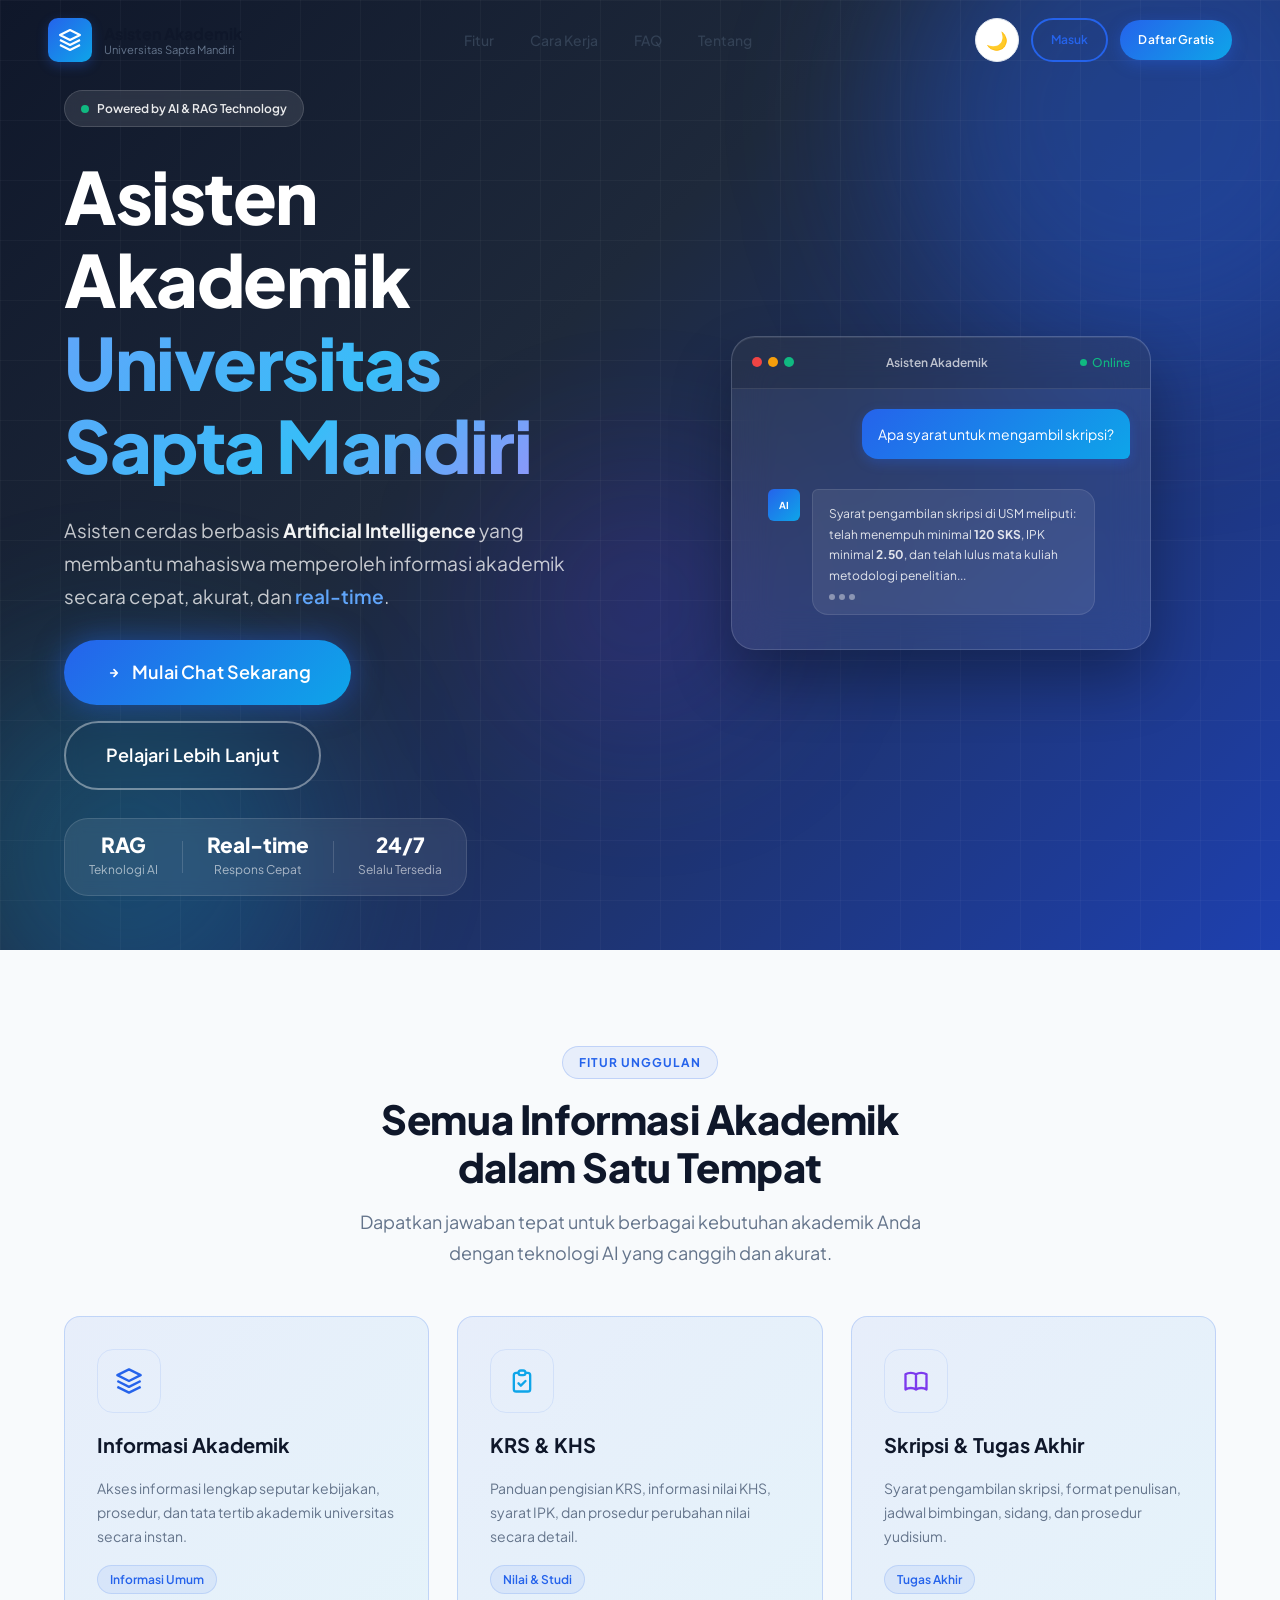
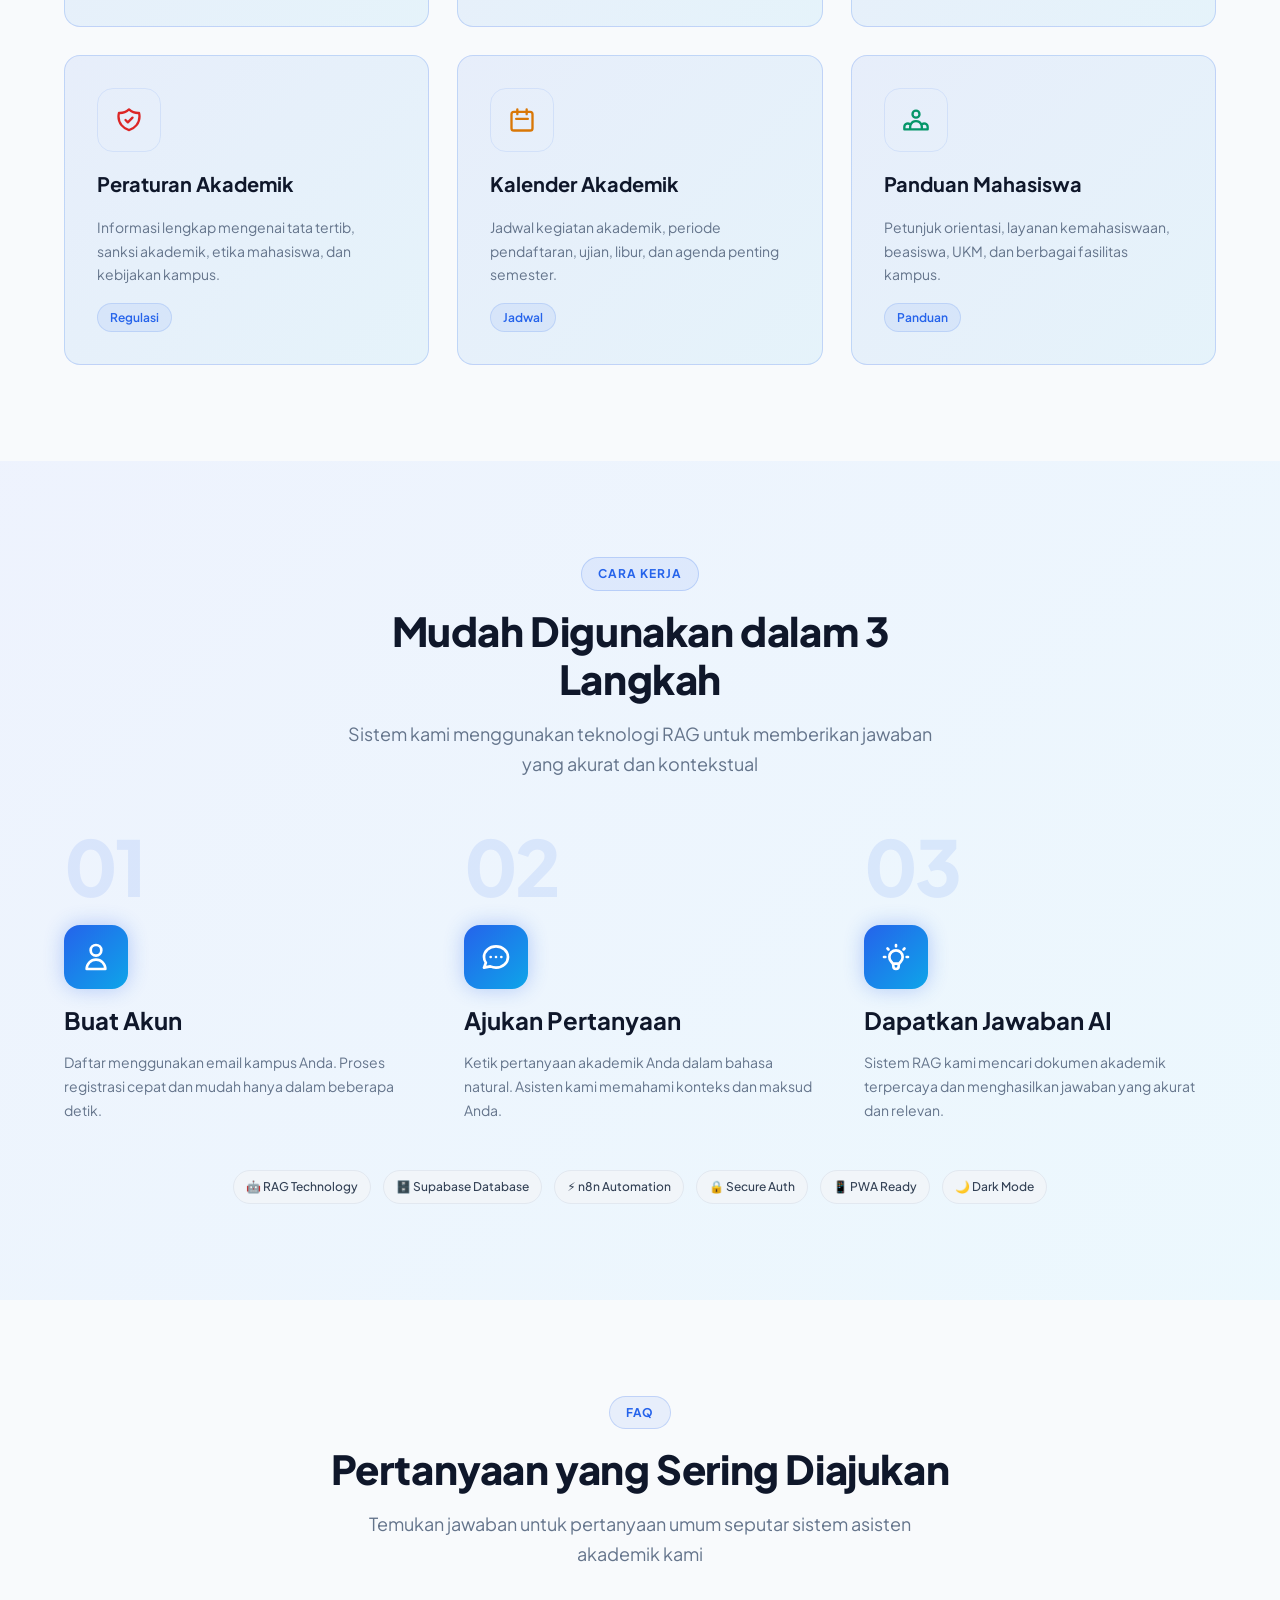
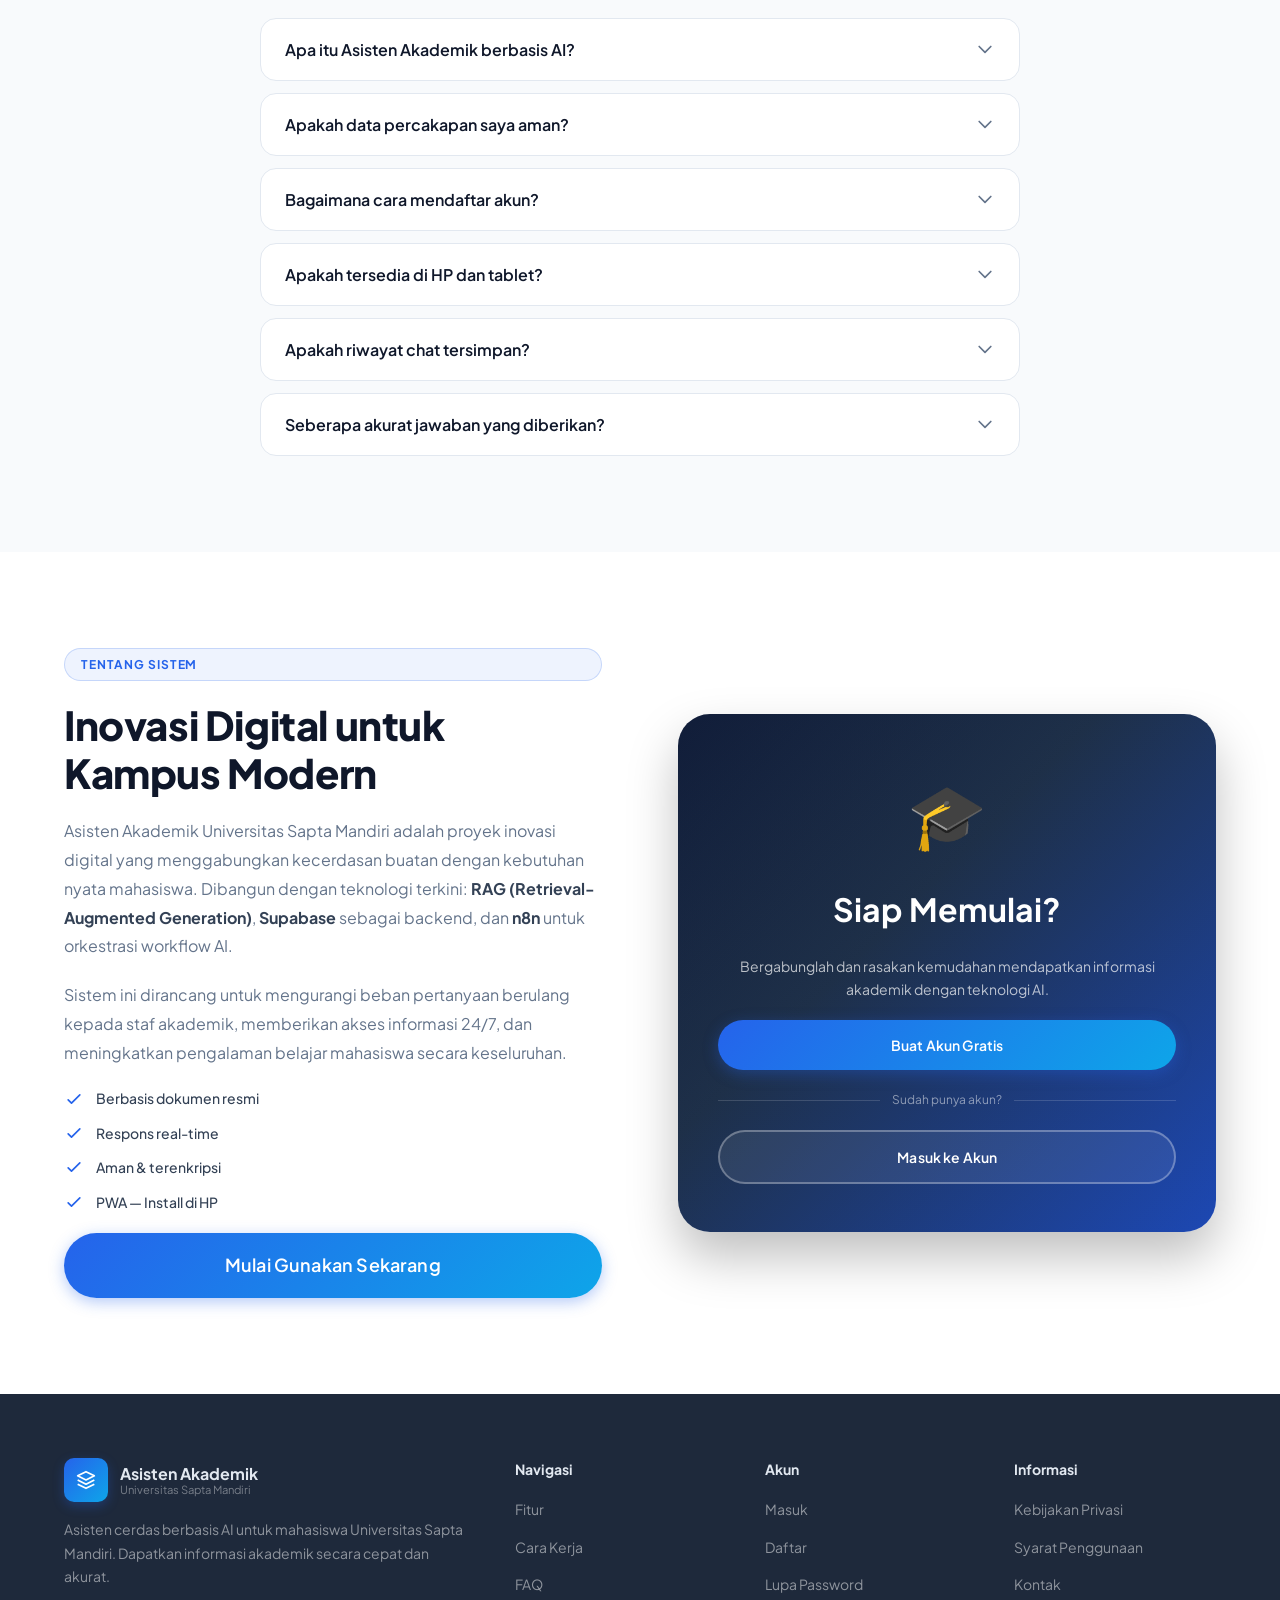
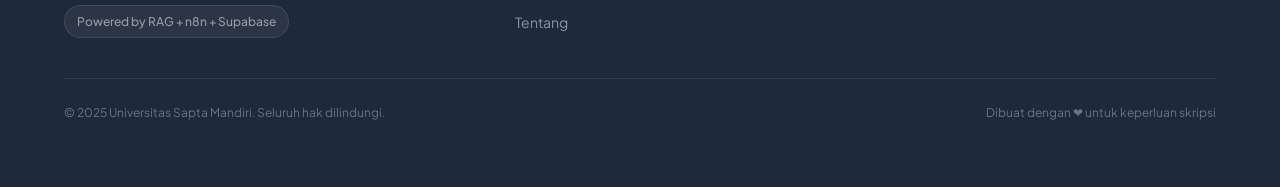
<file: index.html>
<!DOCTYPE html>
<html lang="id" data-theme="light">
<head>
  <meta charset="UTF-8" />
  <meta name="viewport" content="width=device-width, initial-scale=1.0, viewport-fit=cover" />
  <title>Asisten Akademik — Universitas Sapta Mandiri</title>
  <meta name="description" content="Asisten Akademik Universitas Sapta Mandiri berbasis Artificial Intelligence. Dapatkan informasi akademik secara cepat, akurat, dan real-time." />
  <meta name="keywords" content="Universitas Sapta Mandiri, Asisten Akademik, AI, Chatbot, RAG, Akademik" />
  <meta name="author" content="Universitas Sapta Mandiri" />
  <meta name="theme-color" content="#2563EB" />

  <!-- Open Graph -->
  <meta property="og:title" content="Asisten Akademik Universitas Sapta Mandiri" />
  <meta property="og:description" content="Asisten cerdas berbasis AI untuk informasi akademik real-time" />
  <meta property="og:type" content="website" />
  <meta property="og:image" content="icons/og-image.png" />

  <!-- PWA -->
  <link rel="manifest" href="manifest.webmanifest" />
  <link rel="icon" type="image/png" sizes="32x32" href="icons/icon-32.png" />
  <link rel="apple-touch-icon" href="icons/icon-192.png" />
  <meta name="apple-mobile-web-app-capable" content="yes" />
  <meta name="apple-mobile-web-app-status-bar-style" content="black-translucent" />
  <meta name="apple-mobile-web-app-title" content="Asisten USM" />

  <!-- Styles -->
  <link rel="stylesheet" href="style.css" />
  <link rel="stylesheet" href="landing.css" />

  <!-- Preconnect -->
  <link rel="preconnect" href="https://fonts.googleapis.com" />
  <link rel="preconnect" href="https://fonts.gstatic.com" crossorigin />
</head>
<body>

<!-- ══════════════════════════════════════════════════
     NAVIGATION
══════════════════════════════════════════════════ -->
<nav class="navbar" id="navbar" role="navigation" aria-label="Navigasi utama">
  <div class="navbar-inner">
    <!-- Logo -->
    <a href="index.html" class="navbar-logo" aria-label="Beranda Asisten Akademik USM">
      <div class="logo-icon" aria-hidden="true">
        <svg width="24" height="24" viewBox="0 0 24 24" fill="none">
          <path d="M12 2L2 7L12 12L22 7L12 2Z" stroke="white" stroke-width="2" stroke-linejoin="round"/>
          <path d="M2 17L12 22L22 17" stroke="white" stroke-width="2" stroke-linejoin="round"/>
          <path d="M2 12L12 17L22 12" stroke="white" stroke-width="2" stroke-linejoin="round"/>
        </svg>
      </div>
      <div class="logo-text">
        <span class="logo-title">Asisten Akademik</span>
        <span class="logo-sub">Universitas Sapta Mandiri</span>
      </div>
    </a>

    <!-- Desktop Links -->
    <ul class="navbar-links" role="list">
      <li><a href="#features" class="nav-link">Fitur</a></li>
      <li><a href="#how-it-works" class="nav-link">Cara Kerja</a></li>
      <li><a href="#faq" class="nav-link">FAQ</a></li>
      <li><a href="#about" class="nav-link">Tentang</a></li>
    </ul>

    <!-- Actions -->
    <div class="navbar-actions">
      <button class="theme-toggle" id="themeToggle" aria-label="Toggle dark mode" title="Ganti tema">
        <span class="theme-icon" aria-hidden="true">🌙</span>
      </button>
      <a href="auth.html" class="btn btn-secondary btn-sm hide-mobile" id="loginBtn">Masuk</a>
      <a href="auth.html?mode=register" class="btn btn-primary btn-sm hide-mobile" id="registerBtn">Daftar Gratis</a>
      <button class="hamburger" id="hamburger" aria-label="Buka menu" aria-expanded="false" aria-controls="mobileMenu">
        <span></span><span></span><span></span>
      </button>
    </div>
  </div>

  <!-- Mobile Menu -->
  <div class="mobile-menu" id="mobileMenu" role="menu" aria-hidden="true">
    <ul>
      <li><a href="#features" class="mobile-nav-link" role="menuitem">Fitur</a></li>
      <li><a href="#how-it-works" class="mobile-nav-link" role="menuitem">Cara Kerja</a></li>
      <li><a href="#faq" class="mobile-nav-link" role="menuitem">FAQ</a></li>
      <li><a href="#about" class="mobile-nav-link" role="menuitem">Tentang</a></li>
    </ul>
    <div class="mobile-menu-actions">
      <a href="auth.html" class="btn btn-secondary">Masuk</a>
      <a href="auth.html?mode=register" class="btn btn-primary">Daftar Gratis</a>
    </div>
  </div>
</nav>

<!-- ══════════════════════════════════════════════════
     HERO SECTION
══════════════════════════════════════════════════ -->
<section class="hero" id="hero" aria-labelledby="heroTitle">
  <!-- Animated Background -->
  <div class="hero-bg" aria-hidden="true">
    <div class="hero-orb hero-orb-1"></div>
    <div class="hero-orb hero-orb-2"></div>
    <div class="hero-orb hero-orb-3"></div>
    <div class="hero-grid"></div>
  </div>

  <div class="hero-content">
    <!-- Badge -->
    <div class="hero-badge animate-fadeUp">
      <span class="badge-dot" aria-hidden="true"></span>
      <span>Powered by AI & RAG Technology</span>
    </div>

    <!-- Heading -->
    <h1 class="hero-title" id="heroTitle">
      Asisten Akademik
      <span class="hero-title-accent">Universitas Sapta Mandiri</span>
    </h1>

    <!-- Subtitle -->
    <p class="hero-subtitle">
      Asisten cerdas berbasis <strong>Artificial Intelligence</strong> yang membantu mahasiswa
      memperoleh informasi akademik secara cepat, akurat, dan <em>real-time</em>.
    </p>

    <!-- CTA Buttons -->
    <div class="hero-actions">
      <a href="auth.html?mode=register" class="btn btn-primary btn-lg hero-cta-primary" id="heroCTAPrimary">
        <svg width="20" height="20" fill="none" viewBox="0 0 24 24" aria-hidden="true">
          <path d="M8 12h8M12 8l4 4-4 4" stroke="currentColor" stroke-width="2" stroke-linecap="round" stroke-linejoin="round"/>
        </svg>
        Mulai Chat Sekarang
      </a>
      <a href="#features" class="btn btn-secondary btn-lg hero-cta-secondary" id="heroCTASecondary">
        Pelajari Lebih Lanjut
      </a>
    </div>

    <!-- Stats -->
    <div class="hero-stats" role="list">
      <div class="stat-item" role="listitem">
        <span class="stat-number">RAG</span>
        <span class="stat-label">Teknologi AI</span>
      </div>
      <div class="stat-divider" aria-hidden="true"></div>
      <div class="stat-item" role="listitem">
        <span class="stat-number">Real-time</span>
        <span class="stat-label">Respons Cepat</span>
      </div>
      <div class="stat-divider" aria-hidden="true"></div>
      <div class="stat-item" role="listitem">
        <span class="stat-number">24/7</span>
        <span class="stat-label">Selalu Tersedia</span>
      </div>
    </div>
  </div>

  <!-- Hero Preview Card -->
  <div class="hero-preview animate-float" aria-hidden="true">
    <div class="preview-card">
      <div class="preview-header">
        <div class="preview-dots">
          <span></span><span></span><span></span>
        </div>
        <span class="preview-title">Asisten Akademik</span>
        <div class="preview-status">
          <span class="status-dot"></span>Online
        </div>
      </div>
      <div class="preview-chat">
        <div class="preview-msg preview-msg-user">
          Apa syarat untuk mengambil skripsi?
        </div>
        <div class="preview-msg preview-msg-ai">
          <div class="ai-avatar">AI</div>
          <div class="ai-text">
            Syarat pengambilan skripsi di USM meliputi: telah menempuh minimal <strong>120 SKS</strong>,
            IPK minimal <strong>2.50</strong>, dan telah lulus mata kuliah metodologi penelitian...
            <div class="typing-dots">
              <span></span><span></span><span></span>
            </div>
          </div>
        </div>
      </div>
    </div>
  </div>
</section>

<!-- ══════════════════════════════════════════════════
     FEATURES SECTION
══════════════════════════════════════════════════ -->
<section class="section features-section" id="features" aria-labelledby="featuresTitle">
  <div class="container">
    <div class="section-header reveal">
      <span class="section-tag">Fitur Unggulan</span>
      <h2 class="section-title" id="featuresTitle">
        Semua Informasi Akademik<br/>dalam Satu Tempat
      </h2>
      <p class="section-desc">
        Dapatkan jawaban tepat untuk berbagai kebutuhan akademik Anda
        dengan teknologi AI yang canggih dan akurat.
      </p>
    </div>

    <div class="features-grid">
      <!-- Feature 1 -->
      <article class="feature-card reveal card card-gradient" aria-label="Informasi Akademik">
        <div class="feature-icon" aria-hidden="true" style="--icon-color: #2563EB">
          <svg width="28" height="28" fill="none" viewBox="0 0 24 24">
            <path d="M12 2L2 7l10 5 10-5-10-5zM2 17l10 5 10-5M2 12l10 5 10-5" stroke="currentColor" stroke-width="2" stroke-linejoin="round"/>
          </svg>
        </div>
        <h3 class="feature-title">Informasi Akademik</h3>
        <p class="feature-desc">Akses informasi lengkap seputar kebijakan, prosedur, dan tata tertib akademik universitas secara instan.</p>
        <div class="feature-tag">Informasi Umum</div>
      </article>

      <!-- Feature 2 -->
      <article class="feature-card reveal card card-gradient" aria-label="KRS dan KHS" style="--delay: 0.1s">
        <div class="feature-icon" aria-hidden="true" style="--icon-color: #0EA5E9">
          <svg width="28" height="28" fill="none" viewBox="0 0 24 24">
            <path d="M9 5H7a2 2 0 00-2 2v12a2 2 0 002 2h10a2 2 0 002-2V7a2 2 0 00-2-2h-2M9 5a2 2 0 002 2h2a2 2 0 002-2M9 5a2 2 0 012-2h2a2 2 0 012 2m-6 9l2 2 4-4" stroke="currentColor" stroke-width="2" stroke-linecap="round" stroke-linejoin="round"/>
          </svg>
        </div>
        <h3 class="feature-title">KRS &amp; KHS</h3>
        <p class="feature-desc">Panduan pengisian KRS, informasi nilai KHS, syarat IPK, dan prosedur perubahan nilai secara detail.</p>
        <div class="feature-tag">Nilai & Studi</div>
      </article>

      <!-- Feature 3 -->
      <article class="feature-card reveal card card-gradient" aria-label="Skripsi dan Tugas Akhir" style="--delay: 0.2s">
        <div class="feature-icon" aria-hidden="true" style="--icon-color: #7C3AED">
          <svg width="28" height="28" fill="none" viewBox="0 0 24 24">
            <path d="M12 6.253v13m0-13C10.832 5.477 9.246 5 7.5 5S4.168 5.477 3 6.253v13C4.168 18.477 5.754 18 7.5 18s3.332.477 4.5 1.253m0-13C13.168 5.477 14.754 5 16.5 5c1.747 0 3.332.477 4.5 1.253v13C19.832 18.477 18.247 18 16.5 18c-1.746 0-3.332.477-4.5 1.253" stroke="currentColor" stroke-width="2" stroke-linecap="round" stroke-linejoin="round"/>
          </svg>
        </div>
        <h3 class="feature-title">Skripsi &amp; Tugas Akhir</h3>
        <p class="feature-desc">Syarat pengambilan skripsi, format penulisan, jadwal bimbingan, sidang, dan prosedur yudisium.</p>
        <div class="feature-tag">Tugas Akhir</div>
      </article>

      <!-- Feature 4 -->
      <article class="feature-card reveal card card-gradient" aria-label="Peraturan Akademik" style="--delay: 0.3s">
        <div class="feature-icon" aria-hidden="true" style="--icon-color: #DC2626">
          <svg width="28" height="28" fill="none" viewBox="0 0 24 24">
            <path d="M9 12l2 2 4-4m5.618-4.016A11.955 11.955 0 0112 2.944a11.955 11.955 0 01-8.618 3.04A12.02 12.02 0 003 9c0 5.591 3.824 10.29 9 11.622 5.176-1.332 9-6.03 9-11.622 0-1.042-.133-2.052-.382-3.016z" stroke="currentColor" stroke-width="2" stroke-linecap="round" stroke-linejoin="round"/>
          </svg>
        </div>
        <h3 class="feature-title">Peraturan Akademik</h3>
        <p class="feature-desc">Informasi lengkap mengenai tata tertib, sanksi akademik, etika mahasiswa, dan kebijakan kampus.</p>
        <div class="feature-tag">Regulasi</div>
      </article>

      <!-- Feature 5 -->
      <article class="feature-card reveal card card-gradient" aria-label="Kalender Akademik" style="--delay: 0.4s">
        <div class="feature-icon" aria-hidden="true" style="--icon-color: #D97706">
          <svg width="28" height="28" fill="none" viewBox="0 0 24 24">
            <path d="M8 7V3m8 4V3m-9 8h10M5 21h14a2 2 0 002-2V7a2 2 0 00-2-2H5a2 2 0 00-2 2v12a2 2 0 002 2z" stroke="currentColor" stroke-width="2" stroke-linecap="round" stroke-linejoin="round"/>
          </svg>
        </div>
        <h3 class="feature-title">Kalender Akademik</h3>
        <p class="feature-desc">Jadwal kegiatan akademik, periode pendaftaran, ujian, libur, dan agenda penting semester.</p>
        <div class="feature-tag">Jadwal</div>
      </article>

      <!-- Feature 6 -->
      <article class="feature-card reveal card card-gradient" aria-label="Panduan Mahasiswa" style="--delay: 0.5s">
        <div class="feature-icon" aria-hidden="true" style="--icon-color: #059669">
          <svg width="28" height="28" fill="none" viewBox="0 0 24 24">
            <path d="M17 20h5v-2a3 3 0 00-5.356-1.857M17 20H7m10 0v-2c0-.656-.126-1.283-.356-1.857M7 20H2v-2a3 3 0 015.356-1.857M7 20v-2c0-.656.126-1.283.356-1.857m0 0a5.002 5.002 0 019.288 0M15 7a3 3 0 11-6 0 3 3 0 016 0z" stroke="currentColor" stroke-width="2" stroke-linecap="round" stroke-linejoin="round"/>
          </svg>
        </div>
        <h3 class="feature-title">Panduan Mahasiswa</h3>
        <p class="feature-desc">Petunjuk orientasi, layanan kemahasiswaan, beasiswa, UKM, dan berbagai fasilitas kampus.</p>
        <div class="feature-tag">Panduan</div>
      </article>
    </div>
  </div>
</section>

<!-- ══════════════════════════════════════════════════
     HOW IT WORKS
══════════════════════════════════════════════════ -->
<section class="section how-section" id="how-it-works" aria-labelledby="howTitle">
  <div class="container">
    <div class="section-header reveal">
      <span class="section-tag">Cara Kerja</span>
      <h2 class="section-title" id="howTitle">Mudah Digunakan dalam 3 Langkah</h2>
      <p class="section-desc">Sistem kami menggunakan teknologi RAG untuk memberikan jawaban yang akurat dan kontekstual</p>
    </div>

    <div class="steps-container">
      <div class="step reveal" style="--delay:0s">
        <div class="step-number" aria-hidden="true">01</div>
        <div class="step-connector" aria-hidden="true"></div>
        <div class="step-content">
          <div class="step-icon" aria-hidden="true">
            <svg width="32" height="32" fill="none" viewBox="0 0 24 24">
              <path d="M16 7a4 4 0 11-8 0 4 4 0 018 0zM12 14a7 7 0 00-7 7h14a7 7 0 00-7-7z" stroke="currentColor" stroke-width="2" stroke-linecap="round" stroke-linejoin="round"/>
            </svg>
          </div>
          <h3 class="step-title">Buat Akun</h3>
          <p class="step-desc">Daftar menggunakan email kampus Anda. Proses registrasi cepat dan mudah hanya dalam beberapa detik.</p>
        </div>
      </div>

      <div class="step reveal" style="--delay:0.15s">
        <div class="step-number" aria-hidden="true">02</div>
        <div class="step-connector" aria-hidden="true"></div>
        <div class="step-content">
          <div class="step-icon" aria-hidden="true">
            <svg width="32" height="32" fill="none" viewBox="0 0 24 24">
              <path d="M8 12h.01M12 12h.01M16 12h.01M21 12c0 4.418-4.03 8-9 8a9.863 9.863 0 01-4.255-.949L3 20l1.395-3.72C3.512 15.042 3 13.574 3 12c0-4.418 4.03-8 9-8s9 3.582 9 8z" stroke="currentColor" stroke-width="2" stroke-linecap="round" stroke-linejoin="round"/>
            </svg>
          </div>
          <h3 class="step-title">Ajukan Pertanyaan</h3>
          <p class="step-desc">Ketik pertanyaan akademik Anda dalam bahasa natural. Asisten kami memahami konteks dan maksud Anda.</p>
        </div>
      </div>

      <div class="step reveal" style="--delay:0.3s">
        <div class="step-number" aria-hidden="true">03</div>
        <div class="step-content">
          <div class="step-icon" aria-hidden="true">
            <svg width="32" height="32" fill="none" viewBox="0 0 24 24">
              <path d="M9.663 17h4.673M12 3v1m6.364 1.636l-.707.707M21 12h-1M4 12H3m3.343-5.657l-.707-.707m2.828 9.9a5 5 0 117.072 0l-.548.547A3.374 3.374 0 0014 18.469V19a2 2 0 11-4 0v-.531c0-.895-.356-1.754-.988-2.386l-.548-.547z" stroke="currentColor" stroke-width="2" stroke-linecap="round" stroke-linejoin="round"/>
            </svg>
          </div>
          <h3 class="step-title">Dapatkan Jawaban AI</h3>
          <p class="step-desc">Sistem RAG kami mencari dokumen akademik terpercaya dan menghasilkan jawaban yang akurat dan relevan.</p>
        </div>
      </div>
    </div>

    <!-- Technology badges -->
    <div class="tech-badges reveal">
      <span class="chip">🤖 RAG Technology</span>
      <span class="chip">🗄️ Supabase Database</span>
      <span class="chip">⚡ n8n Automation</span>
      <span class="chip">🔒 Secure Auth</span>
      <span class="chip">📱 PWA Ready</span>
      <span class="chip">🌙 Dark Mode</span>
    </div>
  </div>
</section>

<!-- ══════════════════════════════════════════════════
     FAQ SECTION
══════════════════════════════════════════════════ -->
<section class="section faq-section" id="faq" aria-labelledby="faqTitle">
  <div class="container">
    <div class="section-header reveal">
      <span class="section-tag">FAQ</span>
      <h2 class="section-title" id="faqTitle">Pertanyaan yang Sering Diajukan</h2>
      <p class="section-desc">Temukan jawaban untuk pertanyaan umum seputar sistem asisten akademik kami</p>
    </div>

    <div class="faq-list reveal" role="list">
      <div class="faq-item" role="listitem">
        <button class="faq-question" aria-expanded="false" id="faq-q-1" aria-controls="faq-a-1">
          <span>Apa itu Asisten Akademik berbasis AI?</span>
          <svg class="faq-icon" width="20" height="20" fill="none" viewBox="0 0 24 24" aria-hidden="true">
            <path d="M19 9l-7 7-7-7" stroke="currentColor" stroke-width="2" stroke-linecap="round" stroke-linejoin="round"/>
          </svg>
        </button>
        <div class="faq-answer" id="faq-a-1" role="region" aria-labelledby="faq-q-1">
          <p>Asisten Akademik adalah sistem chatbot cerdas yang menggunakan teknologi RAG (Retrieval-Augmented Generation) untuk memberikan jawaban akurat tentang informasi akademik Universitas Sapta Mandiri. Sistem ini mampu memahami pertanyaan dalam bahasa natural dan memberikan respons yang relevan berdasarkan dokumen akademik resmi.</p>
        </div>
      </div>

      <div class="faq-item" role="listitem">
        <button class="faq-question" aria-expanded="false" id="faq-q-2" aria-controls="faq-a-2">
          <span>Apakah data percakapan saya aman?</span>
          <svg class="faq-icon" width="20" height="20" fill="none" viewBox="0 0 24 24" aria-hidden="true">
            <path d="M19 9l-7 7-7-7" stroke="currentColor" stroke-width="2" stroke-linecap="round" stroke-linejoin="round"/>
          </svg>
        </button>
        <div class="faq-answer" id="faq-a-2" role="region" aria-labelledby="faq-q-2">
          <p>Ya, keamanan data adalah prioritas kami. Semua data percakapan disimpan di Supabase dengan enkripsi end-to-end. Setiap pengguna hanya dapat mengakses percakapan miliknya sendiri melalui sistem Row Level Security (RLS) Supabase.</p>
        </div>
      </div>

      <div class="faq-item" role="listitem">
        <button class="faq-question" aria-expanded="false" id="faq-q-3" aria-controls="faq-a-3">
          <span>Bagaimana cara mendaftar akun?</span>
          <svg class="faq-icon" width="20" height="20" fill="none" viewBox="0 0 24 24" aria-hidden="true">
            <path d="M19 9l-7 7-7-7" stroke="currentColor" stroke-width="2" stroke-linecap="round" stroke-linejoin="round"/>
          </svg>
        </button>
        <div class="faq-answer" id="faq-a-3" role="region" aria-labelledby="faq-q-3">
          <p>Klik tombol "Daftar Gratis" di halaman utama, masukkan nama lengkap, email, dan buat password. Anda akan menerima email konfirmasi. Setelah dikonfirmasi, Anda langsung bisa menggunakan semua fitur asisten akademik.</p>
        </div>
      </div>

      <div class="faq-item" role="listitem">
        <button class="faq-question" aria-expanded="false" id="faq-q-4" aria-controls="faq-a-4">
          <span>Apakah tersedia di HP dan tablet?</span>
          <svg class="faq-icon" width="20" height="20" fill="none" viewBox="0 0 24 24" aria-hidden="true">
            <path d="M19 9l-7 7-7-7" stroke="currentColor" stroke-width="2" stroke-linecap="round" stroke-linejoin="round"/>
          </svg>
        </button>
        <div class="faq-answer" id="faq-a-4" role="region" aria-labelledby="faq-q-4">
          <p>Tentu! Sistem ini dirancang dengan pendekatan Mobile First dan mendukung semua ukuran layar dari 320px hingga 1920px. Anda juga dapat menginstall sebagai aplikasi PWA di Android, iPhone, maupun desktop untuk pengalaman terbaik.</p>
        </div>
      </div>

      <div class="faq-item" role="listitem">
        <button class="faq-question" aria-expanded="false" id="faq-q-5" aria-controls="faq-a-5">
          <span>Apakah riwayat chat tersimpan?</span>
          <svg class="faq-icon" width="20" height="20" fill="none" viewBox="0 0 24 24" aria-hidden="true">
            <path d="M19 9l-7 7-7-7" stroke="currentColor" stroke-width="2" stroke-linecap="round" stroke-linejoin="round"/>
          </svg>
        </button>
        <div class="faq-answer" id="faq-a-5" role="region" aria-labelledby="faq-q-5">
          <p>Ya, semua percakapan Anda tersimpan otomatis di database Supabase. Anda dapat melihat riwayat chat, membuat sesi percakapan baru, menghapus percakapan tertentu, atau menghapus semua riwayat kapan saja dari halaman chatbot.</p>
        </div>
      </div>

      <div class="faq-item" role="listitem">
        <button class="faq-question" aria-expanded="false" id="faq-q-6" aria-controls="faq-a-6">
          <span>Seberapa akurat jawaban yang diberikan?</span>
          <svg class="faq-icon" width="20" height="20" fill="none" viewBox="0 0 24 24" aria-hidden="true">
            <path d="M19 9l-7 7-7-7" stroke="currentColor" stroke-width="2" stroke-linecap="round" stroke-linejoin="round"/>
          </svg>
        </button>
        <div class="faq-answer" id="faq-a-6" role="region" aria-labelledby="faq-q-6">
          <p>Sistem RAG kami mengambil informasi langsung dari dokumen akademik resmi Universitas Sapta Mandiri. Teknologi ini memastikan jawaban berdasarkan sumber yang terverifikasi dan terpercaya. Namun untuk keputusan penting, selalu konfirmasi ke bagian akademik secara langsung.</p>
        </div>
      </div>
    </div>
  </div>
</section>

<!-- ══════════════════════════════════════════════════
     ABOUT / CTA SECTION
══════════════════════════════════════════════════ -->
<section class="section about-section" id="about" aria-labelledby="aboutTitle">
  <div class="container">
    <div class="about-grid">
      <div class="about-content reveal">
        <span class="section-tag">Tentang Sistem</span>
        <h2 class="section-title" id="aboutTitle">Inovasi Digital untuk Kampus Modern</h2>
        <p class="about-text">
          Asisten Akademik Universitas Sapta Mandiri adalah proyek inovasi digital yang menggabungkan kecerdasan buatan dengan kebutuhan nyata mahasiswa. Dibangun dengan teknologi terkini: <strong>RAG (Retrieval-Augmented Generation)</strong>, <strong>Supabase</strong> sebagai backend, dan <strong>n8n</strong> untuk orkestrasi workflow AI.
        </p>
        <p class="about-text">
          Sistem ini dirancang untuk mengurangi beban pertanyaan berulang kepada staf akademik, memberikan akses informasi 24/7, dan meningkatkan pengalaman belajar mahasiswa secara keseluruhan.
        </p>
        <div class="about-badges">
          <div class="about-badge">
            <svg width="20" height="20" fill="none" viewBox="0 0 24 24" aria-hidden="true">
              <path d="M5 13l4 4L19 7" stroke="var(--clr-primary)" stroke-width="2" stroke-linecap="round" stroke-linejoin="round"/>
            </svg>
            <span>Berbasis dokumen resmi</span>
          </div>
          <div class="about-badge">
            <svg width="20" height="20" fill="none" viewBox="0 0 24 24" aria-hidden="true">
              <path d="M5 13l4 4L19 7" stroke="var(--clr-primary)" stroke-width="2" stroke-linecap="round" stroke-linejoin="round"/>
            </svg>
            <span>Respons real-time</span>
          </div>
          <div class="about-badge">
            <svg width="20" height="20" fill="none" viewBox="0 0 24 24" aria-hidden="true">
              <path d="M5 13l4 4L19 7" stroke="var(--clr-primary)" stroke-width="2" stroke-linecap="round" stroke-linejoin="round"/>
            </svg>
            <span>Aman &amp; terenkripsi</span>
          </div>
          <div class="about-badge">
            <svg width="20" height="20" fill="none" viewBox="0 0 24 24" aria-hidden="true">
              <path d="M5 13l4 4L19 7" stroke="var(--clr-primary)" stroke-width="2" stroke-linecap="round" stroke-linejoin="round"/>
            </svg>
            <span>PWA — Install di HP</span>
          </div>
        </div>
        <a href="auth.html?mode=register" class="btn btn-primary btn-lg">Mulai Gunakan Sekarang</a>
      </div>

      <!-- CTA Card -->
      <div class="cta-card reveal">
        <div class="cta-card-inner">
          <div class="cta-icon" aria-hidden="true">🎓</div>
          <h3>Siap Memulai?</h3>
          <p>Bergabunglah dan rasakan kemudahan mendapatkan informasi akademik dengan teknologi AI.</p>
          <a href="auth.html?mode=register" class="btn btn-primary" id="ctaRegisterBtn">Buat Akun Gratis</a>
          <div class="cta-divider">
            <span>Sudah punya akun?</span>
          </div>
          <a href="auth.html" class="btn btn-secondary" id="ctaLoginBtn">Masuk ke Akun</a>
        </div>
      </div>
    </div>
  </div>
</section>

<!-- ══════════════════════════════════════════════════
     FOOTER
══════════════════════════════════════════════════ -->
<footer class="footer" role="contentinfo">
  <div class="container">
    <div class="footer-grid">
      <!-- Brand -->
      <div class="footer-brand">
        <div class="navbar-logo">
          <div class="logo-icon" aria-hidden="true">
            <svg width="20" height="20" viewBox="0 0 24 24" fill="none">
              <path d="M12 2L2 7L12 12L22 7L12 2Z" stroke="white" stroke-width="2" stroke-linejoin="round"/>
              <path d="M2 17L12 22L22 17" stroke="white" stroke-width="2" stroke-linejoin="round"/>
              <path d="M2 12L12 17L22 12" stroke="white" stroke-width="2" stroke-linejoin="round"/>
            </svg>
          </div>
          <div class="logo-text">
            <span class="logo-title">Asisten Akademik</span>
            <span class="logo-sub">Universitas Sapta Mandiri</span>
          </div>
        </div>
        <p class="footer-desc">Asisten cerdas berbasis AI untuk mahasiswa Universitas Sapta Mandiri. Dapatkan informasi akademik secara cepat dan akurat.</p>
        <div class="footer-powered">
          <span class="chip">Powered by RAG + n8n + Supabase</span>
        </div>
      </div>

      <!-- Links -->
      <div class="footer-links-col">
        <h4 class="footer-heading">Navigasi</h4>
        <ul role="list">
          <li><a href="#features">Fitur</a></li>
          <li><a href="#how-it-works">Cara Kerja</a></li>
          <li><a href="#faq">FAQ</a></li>
          <li><a href="#about">Tentang</a></li>
        </ul>
      </div>

      <div class="footer-links-col">
        <h4 class="footer-heading">Akun</h4>
        <ul role="list">
          <li><a href="auth.html">Masuk</a></li>
          <li><a href="auth.html?mode=register">Daftar</a></li>
          <li><a href="auth.html?mode=reset">Lupa Password</a></li>
        </ul>
      </div>

      <div class="footer-links-col">
        <h4 class="footer-heading">Informasi</h4>
        <ul role="list">
          <li><a href="#">Kebijakan Privasi</a></li>
          <li><a href="#">Syarat Penggunaan</a></li>
          <li><a href="#">Kontak</a></li>
        </ul>
      </div>
    </div>

    <div class="footer-bottom">
      <p class="footer-copy">&copy; 2025 Universitas Sapta Mandiri. Seluruh hak dilindungi.</p>
      <p class="footer-made">Dibuat dengan ❤️ untuk keperluan skripsi</p>
    </div>
  </div>
</footer>

<!-- Toast Container -->
<div id="toast-container" aria-live="polite" aria-atomic="false"></div>

<!-- Scripts -->
<script src="config.js"></script>
<script src="script.js"></script>
<script>
  // Register Service Worker
  if ('serviceWorker' in navigator) {
    window.addEventListener('load', () => {
      navigator.serviceWorker.register('/service-worker.js').catch(() => {});
    });
  }
</script>
</body>
</html>
</file>
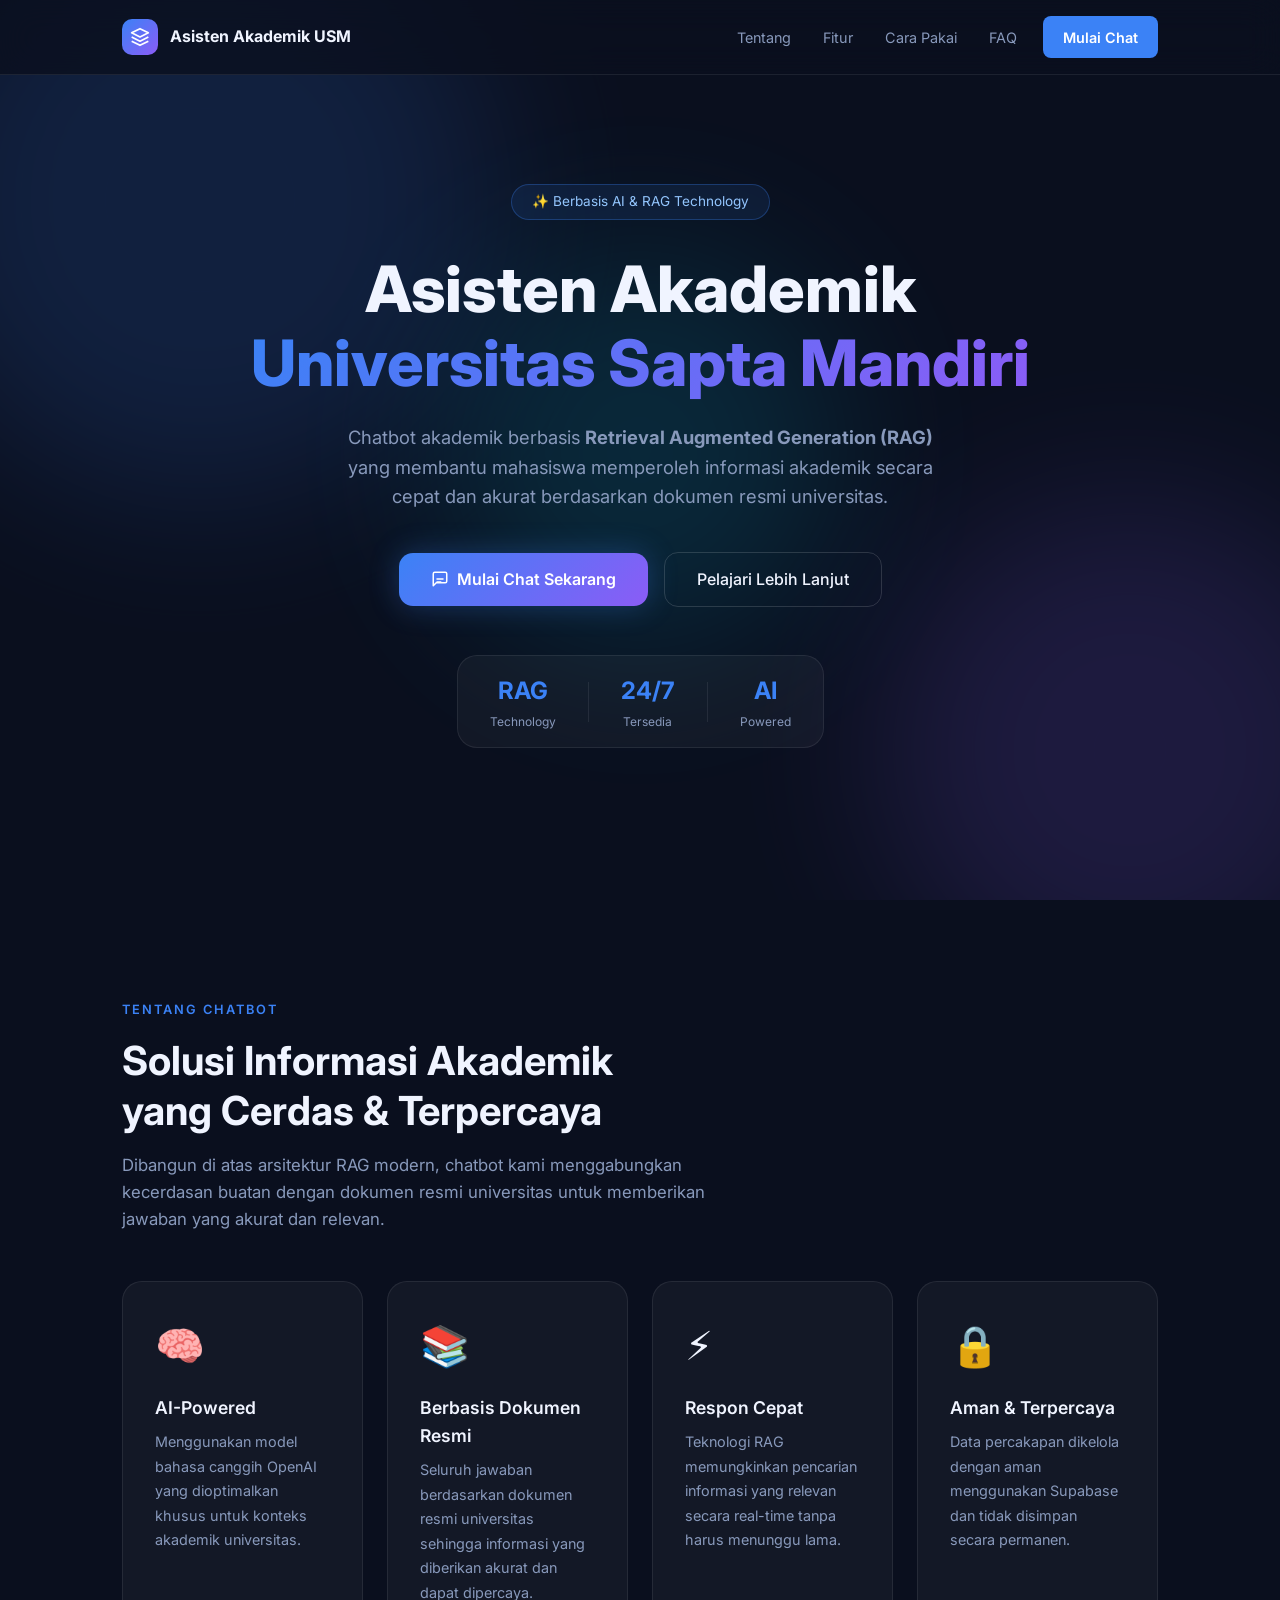
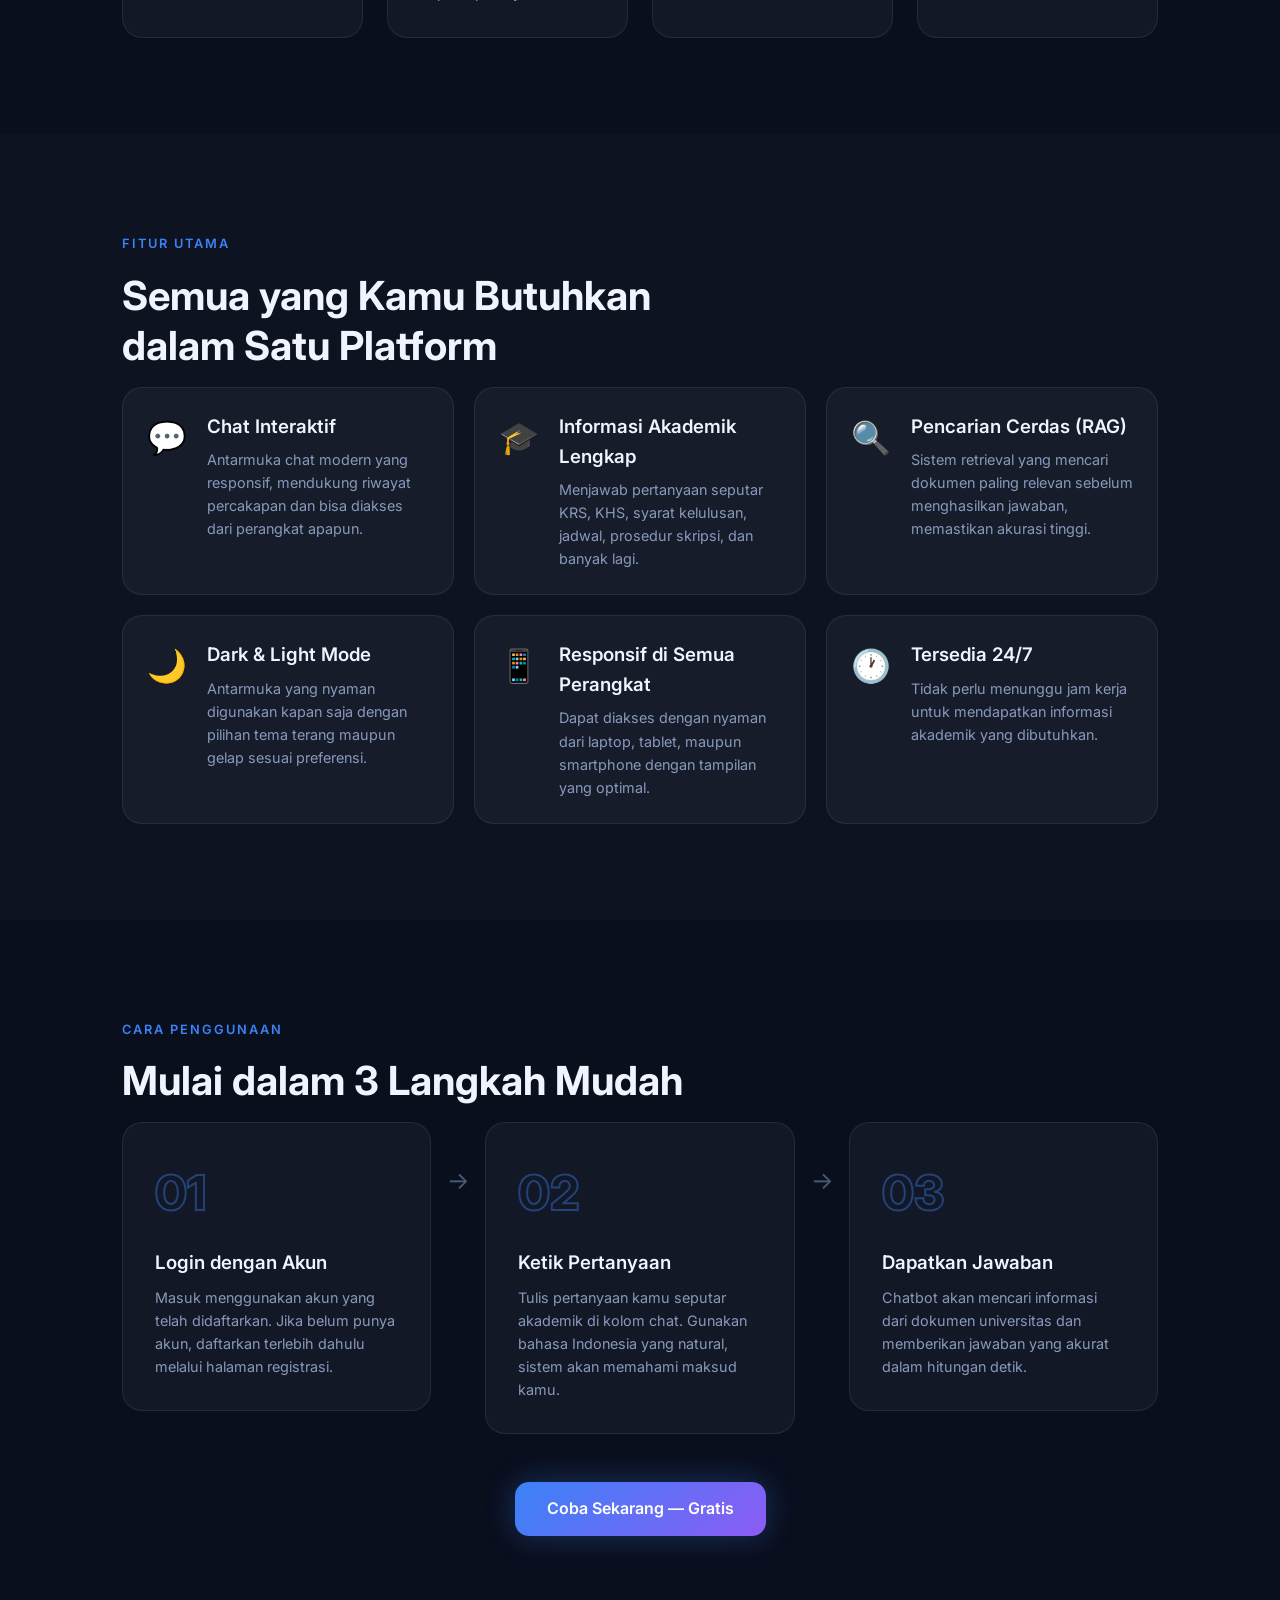
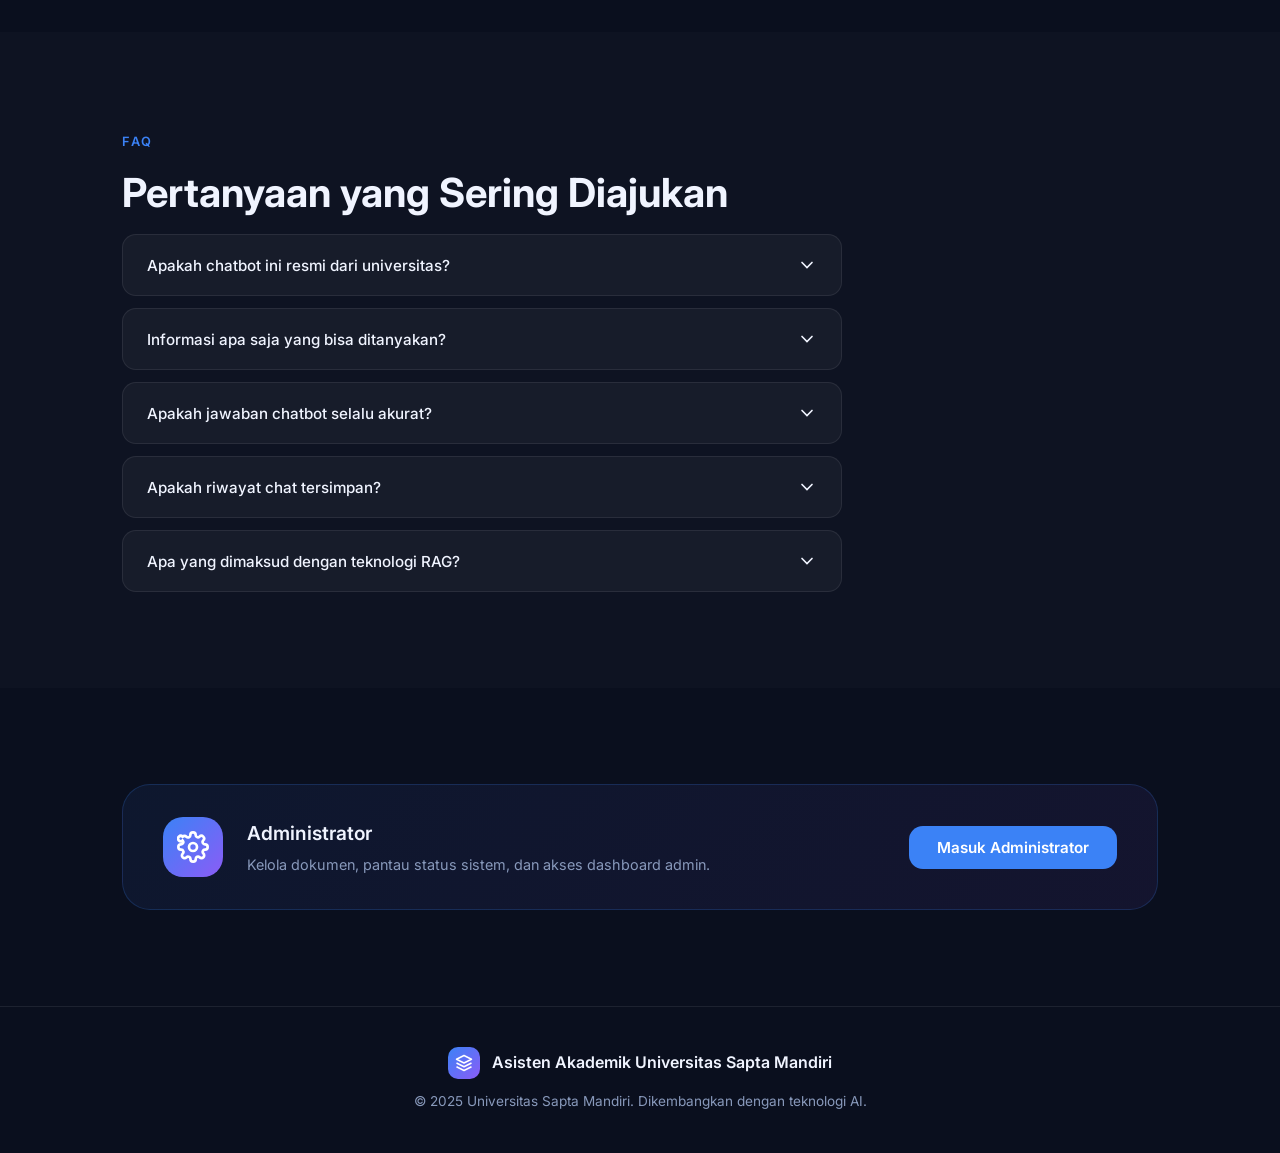
<file: admin-dashboard.html>
<!DOCTYPE html>
<html lang="id" data-theme="dark">
<head>
  <meta charset="UTF-8" />
  <meta name="viewport" content="width=device-width, initial-scale=1.0" />
  <title>Asisten Akademik USM — Universitas Sapta Mandiri</title>
  <meta name="description" content="Chatbot akademik berbasis RAG yang membantu mahasiswa memperoleh informasi akademik secara cepat dan akurat." />
  <link rel="preconnect" href="https://fonts.googleapis.com" />
  <link rel="preconnect" href="https://fonts.gstatic.com" crossorigin />
  <link href="https://fonts.googleapis.com/css2?family=Inter:wght@300;400;500;600;700;800&display=swap" rel="stylesheet" />
  <link rel="stylesheet" href="admin-dashboard.css" />
</head>
<body>

<!-- ===========================
     LANDING PAGE
=========================== -->
<div id="landingPage" class="landing">

  <!-- Nav -->
  <nav class="nav" id="mainNav">
    <div class="nav-inner">
      <div class="nav-brand">
        <div class="nav-logo">
          <svg width="20" height="20" viewBox="0 0 24 24" fill="none"><path d="M12 2L2 7L12 12L22 7L12 2Z" stroke="white" stroke-width="2" stroke-linejoin="round"/><path d="M2 17L12 22L22 17" stroke="white" stroke-width="2" stroke-linejoin="round"/><path d="M2 12L12 17L22 12" stroke="white" stroke-width="2" stroke-linejoin="round"/></svg>
        </div>
        <span class="nav-title">Asisten Akademik USM</span>
      </div>
      <div class="nav-links">
        <a href="#about" class="nav-link">Tentang</a>
        <a href="#features" class="nav-link">Fitur</a>
        <a href="#usage" class="nav-link">Cara Pakai</a>
        <a href="#faq" class="nav-link">FAQ</a>
        <a href="chat.html" class="nav-cta">Mulai Chat</a>
      </div>
    </div>
  </nav>

  <!-- Hero -->
  <section class="hero">
    <div class="hero-bg">
      <div class="hero-orb hero-orb-1"></div>
      <div class="hero-orb hero-orb-2"></div>
      <div class="hero-orb hero-orb-3"></div>
    </div>
    <div class="hero-content">
      <div class="hero-badge">✨ Berbasis AI &amp; RAG Technology</div>
      <h1 class="hero-title">
        Asisten Akademik<br/>
        <span class="hero-gradient">Universitas Sapta Mandiri</span>
      </h1>
      <p class="hero-desc">
        Chatbot akademik berbasis <strong>Retrieval Augmented Generation (RAG)</strong> yang membantu mahasiswa memperoleh informasi akademik secara cepat dan akurat berdasarkan dokumen resmi universitas.
      </p>
      <div class="hero-actions">
        <a href="chat.html" class="btn-primary-lg">
          <svg width="18" height="18" fill="none" viewBox="0 0 24 24"><path d="M8 12h8M8 16h5M21 15a2 2 0 01-2 2H7l-4 4V5a2 2 0 012-2h14a2 2 0 012 2z" stroke="currentColor" stroke-width="2" stroke-linecap="round" stroke-linejoin="round"/></svg>
          Mulai Chat Sekarang
        </a>
        <a href="#about" class="btn-secondary-lg">Pelajari Lebih Lanjut</a>
      </div>
      <div class="hero-stats">
        <div class="hero-stat"><span class="hero-stat-num">RAG</span><span class="hero-stat-label">Technology</span></div>
        <div class="hero-stat-div"></div>
        <div class="hero-stat"><span class="hero-stat-num">24/7</span><span class="hero-stat-label">Tersedia</span></div>
        <div class="hero-stat-div"></div>
        <div class="hero-stat"><span class="hero-stat-num">AI</span><span class="hero-stat-label">Powered</span></div>
      </div>
    </div>
  </section>

  <!-- About -->
  <section class="section" id="about">
    <div class="container">
      <div class="section-label">Tentang Chatbot</div>
      <h2 class="section-title">Solusi Informasi Akademik<br/>yang Cerdas &amp; Terpercaya</h2>
      <p class="section-desc">Dibangun di atas arsitektur RAG modern, chatbot kami menggabungkan kecerdasan buatan dengan dokumen resmi universitas untuk memberikan jawaban yang akurat dan relevan.</p>
      <div class="about-grid">
        <div class="about-card">
          <div class="about-icon">🧠</div>
          <h3>AI-Powered</h3>
          <p>Menggunakan model bahasa canggih OpenAI yang dioptimalkan khusus untuk konteks akademik universitas.</p>
        </div>
        <div class="about-card">
          <div class="about-icon">📚</div>
          <h3>Berbasis Dokumen Resmi</h3>
          <p>Seluruh jawaban berdasarkan dokumen resmi universitas sehingga informasi yang diberikan akurat dan dapat dipercaya.</p>
        </div>
        <div class="about-card">
          <div class="about-icon">⚡</div>
          <h3>Respon Cepat</h3>
          <p>Teknologi RAG memungkinkan pencarian informasi yang relevan secara real-time tanpa harus menunggu lama.</p>
        </div>
        <div class="about-card">
          <div class="about-icon">🔒</div>
          <h3>Aman &amp; Terpercaya</h3>
          <p>Data percakapan dikelola dengan aman menggunakan Supabase dan tidak disimpan secara permanen.</p>
        </div>
      </div>
    </div>
  </section>

  <!-- Features -->
  <section class="section section-alt" id="features">
    <div class="container">
      <div class="section-label">Fitur Utama</div>
      <h2 class="section-title">Semua yang Kamu Butuhkan<br/>dalam Satu Platform</h2>
      <div class="features-list">
        <div class="feature-item">
          <div class="feature-icon">💬</div>
          <div class="feature-body">
            <h3>Chat Interaktif</h3>
            <p>Antarmuka chat modern yang responsif, mendukung riwayat percakapan dan bisa diakses dari perangkat apapun.</p>
          </div>
        </div>
        <div class="feature-item">
          <div class="feature-icon">🎓</div>
          <div class="feature-body">
            <h3>Informasi Akademik Lengkap</h3>
            <p>Menjawab pertanyaan seputar KRS, KHS, syarat kelulusan, jadwal, prosedur skripsi, dan banyak lagi.</p>
          </div>
        </div>
        <div class="feature-item">
          <div class="feature-icon">🔍</div>
          <div class="feature-body">
            <h3>Pencarian Cerdas (RAG)</h3>
            <p>Sistem retrieval yang mencari dokumen paling relevan sebelum menghasilkan jawaban, memastikan akurasi tinggi.</p>
          </div>
        </div>
        <div class="feature-item">
          <div class="feature-icon">🌙</div>
          <div class="feature-body">
            <h3>Dark &amp; Light Mode</h3>
            <p>Antarmuka yang nyaman digunakan kapan saja dengan pilihan tema terang maupun gelap sesuai preferensi.</p>
          </div>
        </div>
        <div class="feature-item">
          <div class="feature-icon">📱</div>
          <div class="feature-body">
            <h3>Responsif di Semua Perangkat</h3>
            <p>Dapat diakses dengan nyaman dari laptop, tablet, maupun smartphone dengan tampilan yang optimal.</p>
          </div>
        </div>
        <div class="feature-item">
          <div class="feature-icon">🕐</div>
          <div class="feature-body">
            <h3>Tersedia 24/7</h3>
            <p>Tidak perlu menunggu jam kerja untuk mendapatkan informasi akademik yang dibutuhkan.</p>
          </div>
        </div>
      </div>
    </div>
  </section>

  <!-- Usage -->
  <section class="section" id="usage">
    <div class="container">
      <div class="section-label">Cara Penggunaan</div>
      <h2 class="section-title">Mulai dalam 3 Langkah Mudah</h2>
      <div class="steps">
        <div class="step">
          <div class="step-num">01</div>
          <div class="step-body">
            <h3>Login dengan Akun</h3>
            <p>Masuk menggunakan akun yang telah didaftarkan. Jika belum punya akun, daftarkan terlebih dahulu melalui halaman registrasi.</p>
          </div>
        </div>
        <div class="step-arrow">→</div>
        <div class="step">
          <div class="step-num">02</div>
          <div class="step-body">
            <h3>Ketik Pertanyaan</h3>
            <p>Tulis pertanyaan kamu seputar akademik di kolom chat. Gunakan bahasa Indonesia yang natural, sistem akan memahami maksud kamu.</p>
          </div>
        </div>
        <div class="step-arrow">→</div>
        <div class="step">
          <div class="step-num">03</div>
          <div class="step-body">
            <h3>Dapatkan Jawaban</h3>
            <p>Chatbot akan mencari informasi dari dokumen universitas dan memberikan jawaban yang akurat dalam hitungan detik.</p>
          </div>
        </div>
      </div>
      <div class="usage-cta">
        <a href="chat.html" class="btn-primary-lg">Coba Sekarang — Gratis</a>
      </div>
    </div>
  </section>

  <!-- FAQ -->
  <section class="section section-alt" id="faq">
    <div class="container">
      <div class="section-label">FAQ</div>
      <h2 class="section-title">Pertanyaan yang Sering Diajukan</h2>
      <div class="faq-list">
        <div class="faq-item">
          <button class="faq-q" onclick="toggleFaq(this)">
            Apakah chatbot ini resmi dari universitas?
            <svg class="faq-icon" width="20" height="20" fill="none" viewBox="0 0 24 24"><path d="M6 9l6 6 6-6" stroke="currentColor" stroke-width="2" stroke-linecap="round"/></svg>
          </button>
          <div class="faq-a">Ya, chatbot ini dikembangkan khusus untuk Universitas Sapta Mandiri dan menggunakan dokumen resmi dari universitas sebagai basis pengetahuannya.</div>
        </div>
        <div class="faq-item">
          <button class="faq-q" onclick="toggleFaq(this)">
            Informasi apa saja yang bisa ditanyakan?
            <svg class="faq-icon" width="20" height="20" fill="none" viewBox="0 0 24 24"><path d="M6 9l6 6 6-6" stroke="currentColor" stroke-width="2" stroke-linecap="round"/></svg>
          </button>
          <div class="faq-a">Kamu bisa menanyakan tentang KRS, KHS, syarat kelulusan, prosedur skripsi/tugas akhir, jadwal akademik, peraturan akademik, dan informasi lain yang tercakup dalam dokumen resmi universitas.</div>
        </div>
        <div class="faq-item">
          <button class="faq-q" onclick="toggleFaq(this)">
            Apakah jawaban chatbot selalu akurat?
            <svg class="faq-icon" width="20" height="20" fill="none" viewBox="0 0 24 24"><path d="M6 9l6 6 6-6" stroke="currentColor" stroke-width="2" stroke-linecap="round"/></svg>
          </button>
          <div class="faq-a">Chatbot berusaha memberikan informasi seakurat mungkin berdasarkan dokumen resmi. Namun, untuk keputusan penting, selalu konfirmasikan kembali dengan bagian akademik atau dosen pembimbing.</div>
        </div>
        <div class="faq-item">
          <button class="faq-q" onclick="toggleFaq(this)">
            Apakah riwayat chat tersimpan?
            <svg class="faq-icon" width="20" height="20" fill="none" viewBox="0 0 24 24"><path d="M6 9l6 6 6-6" stroke="currentColor" stroke-width="2" stroke-linecap="round"/></svg>
          </button>
          <div class="faq-a">Riwayat percakapan disimpan secara lokal di browser kamu untuk kemudahan penggunaan. Data tidak disimpan di server secara permanen dan kamu bisa menghapusnya kapan saja.</div>
        </div>
        <div class="faq-item">
          <button class="faq-q" onclick="toggleFaq(this)">
            Apa yang dimaksud dengan teknologi RAG?
            <svg class="faq-icon" width="20" height="20" fill="none" viewBox="0 0 24 24"><path d="M6 9l6 6 6-6" stroke="currentColor" stroke-width="2" stroke-linecap="round"/></svg>
          </button>
          <div class="faq-a">RAG (Retrieval Augmented Generation) adalah teknik AI yang menggabungkan pencarian dokumen relevan (retrieval) dengan kemampuan generasi teks AI. Hasilnya adalah jawaban yang berdasarkan fakta dari dokumen nyata, bukan sekadar imajinasi model.</div>
        </div>
      </div>
    </div>
  </section>

  <!-- Admin Section -->
  <section class="section admin-section" id="admin-access">
    <div class="container">
      <div class="admin-access-card">
        <div class="admin-access-icon">
          <svg width="32" height="32" fill="none" viewBox="0 0 24 24"><path d="M12 15a3 3 0 100-6 3 3 0 000 6z" stroke="white" stroke-width="2"/><path d="M19.4 15a1.65 1.65 0 00.33 1.82l.06.06a2 2 0 010 2.83 2 2 0 01-2.83 0l-.06-.06a1.65 1.65 0 00-1.82-.33 1.65 1.65 0 00-1 1.51V21a2 2 0 01-4 0v-.09A1.65 1.65 0 009 19.4a1.65 1.65 0 00-1.82.33l-.06.06a2 2 0 01-2.83 0 2 2 0 010-2.83l.06-.06A1.65 1.65 0 004.68 15a1.65 1.65 0 00-1.51-1H3a2 2 0 110-4h.09A1.65 1.65 0 004.6 9a1.65 1.65 0 00-.33-1.82l-.06-.06a2 2 0 110-2.83 2 2 0 012.83 0l.06.06A1.65 1.65 0 009 4.68a1.65 1.65 0 001-1.51V3a2 2 0 114 0v.09a1.65 1.65 0 001 1.51 1.65 1.65 0 001.82-.33l.06-.06a2 2 0 012.83 2.83l-.06.06A1.65 1.65 0 0019.4 9a1.65 1.65 0 001.51 1H21a2 2 0 110 4h-.09a1.65 1.65 0 00-1.51 1z" stroke="white" stroke-width="2"/></svg>
        </div>
        <div class="admin-access-text">
          <h3>Administrator</h3>
          <p>Kelola dokumen, pantau status sistem, dan akses dashboard admin.</p>
        </div>
        <button class="btn-admin-login" id="openAdminLoginBtn" onclick="openLoginModal()">Masuk Administrator</button>
      </div>
    </div>
  </section>

  <!-- Footer -->
  <footer class="footer">
    <div class="container">
      <div class="footer-brand">
        <div class="nav-logo" style="width:32px;height:32px;">
          <svg width="18" height="18" viewBox="0 0 24 24" fill="none"><path d="M12 2L2 7L12 12L22 7L12 2Z" stroke="white" stroke-width="2" stroke-linejoin="round"/><path d="M2 17L12 22L22 17" stroke="white" stroke-width="2" stroke-linejoin="round"/><path d="M2 12L12 17L22 12" stroke="white" stroke-width="2" stroke-linejoin="round"/></svg>
        </div>
        <span>Asisten Akademik Universitas Sapta Mandiri</span>
      </div>
      <p class="footer-copy">© 2025 Universitas Sapta Mandiri. Dikembangkan dengan teknologi AI.</p>
    </div>
  </footer>

</div><!-- /landing -->

<!-- ===========================
     LOGIN MODAL
=========================== -->
<div class="modal-overlay" id="loginModalOverlay">
  <div class="modal-card login-modal">
    <button class="modal-close" id="closeLoginModalBtn" aria-label="Tutup">✕</button>
    <div class="login-modal-header">
      <div class="login-modal-icon">
        <svg width="24" height="24" fill="none" viewBox="0 0 24 24"><path d="M12 15a3 3 0 100-6 3 3 0 000 6z" stroke="white" stroke-width="2"/><path d="M19.4 15a1.65 1.65 0 00.33 1.82l.06.06a2 2 0 010 2.83 2 2 0 01-2.83 0l-.06-.06a1.65 1.65 0 00-1.82-.33 1.65 1.65 0 00-1 1.51V21a2 2 0 01-4 0v-.09A1.65 1.65 0 009 19.4a1.65 1.65 0 00-1.82.33l-.06.06a2 2 0 01-2.83 0 2 2 0 010-2.83l.06-.06A1.65 1.65 0 004.68 15a1.65 1.65 0 00-1.51-1H3a2 2 0 110-4h.09A1.65 1.65 0 004.6 9a1.65 1.65 0 00-.33-1.82l-.06-.06a2 2 0 110-2.83 2 2 0 012.83 0l.06.06A1.65 1.65 0 009 4.68a1.65 1.65 0 001-1.51V3a2 2 0 114 0v.09a1.65 1.65 0 001 1.51 1.65 1.65 0 001.82-.33l.06-.06a2 2 0 012.83 2.83l-.06.06A1.65 1.65 0 0019.4 9a1.65 1.65 0 001.51 1H21a2 2 0 110 4h-.09a1.65 1.65 0 00-1.51 1z" stroke="white" stroke-width="2"/></svg>
      </div>
      <h2>Login Administrator</h2>
      <p>Masukkan kredensial untuk mengakses dashboard</p>
    </div>
    <form id="adminLoginForm" novalidate>
      <div class="form-group">
        <label for="loginUsername">Username</label>
        <input type="text" id="loginUsername" class="form-input" placeholder="Masukkan username" autocomplete="username" required />
      </div>
      <div class="form-group">
        <label for="loginPassword">Password</label>
        <input type="password" id="loginPassword" class="form-input" placeholder="Masukkan password" autocomplete="current-password" required />
      </div>
      <div class="form-error" id="loginError" style="display:none"></div>
      <button type="submit" class="btn-login-submit" id="loginSubmitBtn">
        <span id="loginBtnText">Masuk</span>
      </button>
    </form>
  </div>
</div>

<!-- ===========================
     DASHBOARD ADMIN
=========================== -->
<div id="dashboardPage" class="dashboard" style="display:none">
  <!-- Sidebar -->
  <aside class="dash-sidebar" id="dashSidebar">
    <div class="dash-sidebar-brand">
      <div class="nav-logo">
        <svg width="18" height="18" viewBox="0 0 24 24" fill="none"><path d="M12 2L2 7L12 12L22 7L12 2Z" stroke="white" stroke-width="2" stroke-linejoin="round"/></svg>
      </div>
      <div>
        <div class="dash-brand-name">Admin Panel</div>
        <div class="dash-brand-sub">USM</div>
      </div>
    </div>
    <nav class="dash-nav">
      <div class="dash-nav-label">MENU</div>
      <button class="dash-nav-item active" data-panel="panelDashboard" onclick="switchPanel(this)">
        <svg width="18" height="18" fill="none" viewBox="0 0 24 24"><rect x="3" y="3" width="7" height="7" rx="1" stroke="currentColor" stroke-width="2"/><rect x="14" y="3" width="7" height="7" rx="1" stroke="currentColor" stroke-width="2"/><rect x="3" y="14" width="7" height="7" rx="1" stroke="currentColor" stroke-width="2"/><rect x="14" y="14" width="7" height="7" rx="1" stroke="currentColor" stroke-width="2"/></svg>
        <span>Dashboard</span>
      </button>
      <button class="dash-nav-item" data-panel="panelDocuments" onclick="switchPanel(this)">
        <svg width="18" height="18" fill="none" viewBox="0 0 24 24"><path d="M14 2H6a2 2 0 00-2 2v16a2 2 0 002 2h12a2 2 0 002-2V8z" stroke="currentColor" stroke-width="2" stroke-linecap="round" stroke-linejoin="round"/><path d="M14 2v6h6M16 13H8M16 17H8" stroke="currentColor" stroke-width="2" stroke-linecap="round" stroke-linejoin="round"/></svg>
        <span>Daftar Dokumen</span>
      </button>
      <button class="dash-nav-item" data-panel="panelStats" onclick="switchPanel(this)">
        <svg width="18" height="18" fill="none" viewBox="0 0 24 24"><path d="M18 20V10M12 20V4M6 20v-6" stroke="currentColor" stroke-width="2" stroke-linecap="round" stroke-linejoin="round"/></svg>
        <span>Statistik Sistem</span>
      </button>
      <button class="dash-nav-item" data-panel="panelLogs" onclick="switchPanel(this)">
        <svg width="18" height="18" fill="none" viewBox="0 0 24 24"><path d="M12 8v4l3 3m6-3a9 9 0 11-18 0 9 9 0 0118 0z" stroke="currentColor" stroke-width="2" stroke-linecap="round" stroke-linejoin="round"/></svg>
        <span>Log Aktivitas</span>
      </button>
    </nav>
    <div class="dash-sidebar-footer">
      <button class="dash-logout-btn" id="dashLogoutBtn" onclick="handleLogout()">
        <svg width="16" height="16" fill="none" viewBox="0 0 24 24"><path d="M17 16l4-4m0 0l-4-4m4 4H7m6 4v1a3 3 0 01-3 3H6a3 3 0 01-3-3V7a3 3 0 013-3h4a3 3 0 013 3v1" stroke="currentColor" stroke-width="2" stroke-linecap="round" stroke-linejoin="round"/></svg>
        Keluar
      </button>
    </div>
  </aside>

  <!-- Main Content -->
  <main class="dash-main">
    <!-- Top Bar -->
    <header class="dash-topbar">
      <div class="dash-topbar-left">
        <button class="dash-sidebar-toggle" id="sidebarToggle" onclick="toggleSidebar()">
          <svg width="20" height="20" fill="none" viewBox="0 0 24 24"><path d="M4 6h16M4 12h16M4 18h16" stroke="currentColor" stroke-width="2" stroke-linecap="round"/></svg>
        </button>
        <h1 class="dash-page-title" id="dashPageTitle">Dashboard</h1>
      </div>
      <div class="dash-topbar-right">
        <div class="dash-user-badge">
          <div class="dash-user-avatar">A</div>
          <span>Administrator</span>
        </div>
      </div>
    </header>

    <!-- PANEL: DASHBOARD -->
    <div class="dash-panel active" id="panelDashboard">
      <div class="panel-header">
        <h2>Ringkasan Sistem</h2>
        <button class="btn-refresh" id="refreshStatusBtn" onclick="loadStatus()">
          <svg width="16" height="16" fill="none" viewBox="0 0 24 24"><path d="M4 4v5h.582m15.356 2A8.001 8.001 0 004.582 9m0 0H9m11 11v-5h-.581m0 0a8.003 8.003 0 01-15.357-2m15.357 2H15" stroke="currentColor" stroke-width="2" stroke-linecap="round" stroke-linejoin="round"/></svg>
          Refresh
        </button>
      </div>
      <div class="status-cards" id="statusCards">
        <!-- Rendered via JS -->
      </div>
    </div>

    <!-- PANEL: DOKUMEN -->
    <div class="dash-panel" id="panelDocuments">
      <div class="panel-header">
        <h2>Daftar Dokumen</h2>
        <div style="display:flex;gap:.75rem;align-items:center;flex-wrap:wrap;">
          <button class="btn-refresh" id="syncCacheBtn" onclick="resetDocCache()" title="Sinkronisasi ulang semua data dari server" style="color:var(--c-warning);border-color:rgba(245,158,11,0.3);">
            <svg width="16" height="16" fill="none" viewBox="0 0 24 24"><path d="M4 4v5h.582m15.356 2A8.001 8.001 0 004.582 9m0 0H9m11 11v-5h-.581m0 0a8.003 8.003 0 01-15.357-2m15.357 2H15" stroke="currentColor" stroke-width="2" stroke-linecap="round" stroke-linejoin="round"/><circle cx="12" cy="12" r="2" fill="currentColor"/></svg>
            Sinkronisasi
          </button>
          <button class="btn-upload-doc" id="openUploadModalBtn" onclick="openUploadModal()">
            <svg width="16" height="16" fill="none" viewBox="0 0 24 24"><path d="M12 5v14M5 12h14" stroke="currentColor" stroke-width="2" stroke-linecap="round"/></svg>
            Upload Dokumen
          </button>
        </div>
      </div>
      <div class="table-container" id="docTableContainer">
        <!-- Rendered via JS -->
      </div>
    </div>

    <!-- PANEL: STATISTIK -->
    <div class="dash-panel" id="panelStats">
      <div class="panel-header">
        <h2>Statistik Sistem</h2>
      </div>
      <div class="stats-grid" id="statsGrid">
        <!-- Rendered via JS -->
      </div>
    </div>

    <!-- PANEL: LOG -->
    <div class="dash-panel" id="panelLogs">
      <div class="panel-header">
        <h2>Log Aktivitas</h2>
      </div>
      <div class="log-container" id="logContainer">
        <!-- Rendered via JS -->
      </div>
    </div>

  </main>
</div><!-- /dashboard -->

<!-- ===========================
     MODAL UPLOAD
=========================== -->
<div class="modal-overlay" id="uploadModalOverlay">
  <div class="modal-card upload-modal">
    <button class="modal-close" onclick="closeUploadModal()" aria-label="Tutup">✕</button>
    <h2 class="modal-title">Upload Dokumen</h2>
    <p class="modal-subtitle">Unggah dokumen PDF untuk memperbarui knowledge base chatbot.</p>
    <form id="uploadForm" onsubmit="handleUpload(event)">
      <div class="upload-dropzone" id="uploadDropzone">
        <input type="file" id="uploadFileInput" accept=".pdf" required style="display:none" onchange="onFileSelected(this)"/>
        <div class="upload-icon">📄</div>
        <div class="upload-text">Seret file ke sini atau</div>
        <button type="button" class="btn-pick-file" onclick="document.getElementById('uploadFileInput').click()">Pilih File PDF</button>
        <div class="upload-file-name" id="uploadFileName" style="display:none"></div>
      </div>
      <div class="upload-actions">
        <button type="button" class="btn-cancel" onclick="closeUploadModal()">Batal</button>
        <button type="submit" class="btn-upload-submit" id="uploadSubmitBtn" disabled>
          <span id="uploadBtnText">Upload</span>
        </button>
      </div>
    </form>
  </div>
</div>

<!-- ===========================
     MODAL HAPUS
=========================== -->
<div class="modal-overlay" id="deleteModalOverlay">
  <div class="modal-card delete-modal">
    <div class="delete-modal-icon">🗑️</div>
    <h2 class="modal-title">Hapus Dokumen</h2>
    <p class="modal-text">
      Dokumen <strong id="deleteFileName" style="color:var(--c-text);word-break:break-all;"></strong><br/>
      akan dihapus dari Google Drive dan Knowledge Base.<br/>
      Tindakan ini <strong>tidak dapat dibatalkan</strong>.
    </p>
    <div class="delete-actions">
      <button class="btn-cancel" onclick="closeDeleteModal()">Batal</button>
      <button class="btn-delete-confirm" id="deleteConfirmBtn" onclick="confirmDelete()">Hapus Dokumen</button>
    </div>
  </div>
</div>

<!-- ===========================
     TOAST CONTAINER
=========================== -->
<div id="toastContainer" aria-live="polite"></div>

<script src="config.js"></script>
<script src="admin-dashboard.js"></script>
</body>
</html>
</file>
<file: style.css>
/* =====================================================
 * GLOBAL DESIGN SYSTEM — ASISTEN AKADEMIK USM
 * =====================================================
 * Menggunakan: CSS Custom Properties, Fluid Typography,
 * CSS Grid, Flexbox, clamp(), dark/light mode
 * Font: Plus Jakarta Sans (Google Fonts)
 * ===================================================== */

@import url('https://fonts.googleapis.com/css2?family=Plus+Jakarta+Sans:ital,wght@0,300;0,400;0,500;0,600;0,700;0,800;1,400&display=swap');

/* ── CSS Custom Properties (Design Tokens) ─────────────── */
:root {
  /* Colors */
  --clr-primary:       #2563EB;
  --clr-primary-dark:  #1E40AF;
  --clr-primary-light: #3B82F6;
  --clr-secondary:     #0EA5E9;
  --clr-accent:        #1E40AF;
  --clr-success:       #10B981;
  --clr-warning:       #F59E0B;
  --clr-error:         #EF4444;

  /* Neutrals — Light Mode */
  --clr-bg:            #F8FAFC;
  --clr-bg-2:          #FFFFFF;
  --clr-bg-3:          #F1F5F9;
  --clr-surface:       #FFFFFF;
  --clr-surface-2:     #F8FAFC;
  --clr-border:        #E2E8F0;
  --clr-border-2:      #CBD5E1;
  --clr-text:          #0F172A;
  --clr-text-2:        #334155;
  --clr-text-3:        #64748B;
  --clr-text-4:        #94A3B8;
  --clr-text-inv:      #FFFFFF;

  /* Sidebar */
  --clr-sidebar:       #1E293B;
  --clr-sidebar-text:  #E2E8F0;
  --clr-sidebar-hover: rgba(255,255,255,0.08);
  --clr-sidebar-active: rgba(37,99,235,0.25);

  /* Gradients */
  --gradient-primary:  linear-gradient(135deg, #2563EB 0%, #0EA5E9 100%);
  --gradient-hero:     linear-gradient(135deg, #0F172A 0%, #1E293B 40%, #1E40AF 100%);
  --gradient-card:     linear-gradient(135deg, rgba(37,99,235,0.08) 0%, rgba(14,165,233,0.08) 100%);

  /* Shadows */
  --shadow-xs:   0 1px 2px rgba(0,0,0,0.05);
  --shadow-sm:   0 1px 3px rgba(0,0,0,0.1), 0 1px 2px rgba(0,0,0,0.06);
  --shadow-md:   0 4px 6px rgba(0,0,0,0.07), 0 2px 4px rgba(0,0,0,0.06);
  --shadow-lg:   0 10px 15px rgba(0,0,0,0.1), 0 4px 6px rgba(0,0,0,0.05);
  --shadow-xl:   0 20px 25px rgba(0,0,0,0.1), 0 10px 10px rgba(0,0,0,0.04);
  --shadow-2xl:  0 25px 50px rgba(0,0,0,0.25);
  --shadow-glow: 0 0 20px rgba(37,99,235,0.3);

  /* Typography */
  --font-base:   'Plus Jakarta Sans', system-ui, -apple-system, sans-serif;
  --fs-xs:       clamp(0.65rem, 1.2vw, 0.75rem);
  --fs-sm:       clamp(0.75rem, 1.5vw, 0.875rem);
  --fs-base:     clamp(0.875rem, 2vw, 1rem);
  --fs-md:       clamp(1rem, 2.2vw, 1.125rem);
  --fs-lg:       clamp(1.125rem, 2.5vw, 1.25rem);
  --fs-xl:       clamp(1.25rem, 3vw, 1.5rem);
  --fs-2xl:      clamp(1.5rem, 4vw, 2rem);
  --fs-3xl:      clamp(1.875rem, 5vw, 2.5rem);
  --fs-4xl:      clamp(2.25rem, 6vw, 3.5rem);
  --fs-5xl:      clamp(2.75rem, 7vw, 4.5rem);

  /* Spacing */
  --sp-1:  clamp(4px, 0.5vw, 6px);
  --sp-2:  clamp(6px, 0.8vw, 8px);
  --sp-3:  clamp(8px, 1vw, 12px);
  --sp-4:  clamp(10px, 1.5vw, 16px);
  --sp-5:  clamp(12px, 2vw, 20px);
  --sp-6:  clamp(14px, 2.5vw, 24px);
  --sp-8:  clamp(16px, 3vw, 32px);
  --sp-10: clamp(20px, 4vw, 40px);
  --sp-12: clamp(24px, 5vw, 48px);
  --sp-16: clamp(32px, 6vw, 64px);
  --sp-20: clamp(40px, 8vw, 80px);
  --sp-24: clamp(48px, 10vw, 96px);

  /* Border Radius */
  --radius-sm:   6px;
  --radius-md:   10px;
  --radius-lg:   16px;
  --radius-xl:   24px;
  --radius-2xl:  32px;
  --radius-full: 9999px;

  /* Transitions */
  --transition-fast:   150ms cubic-bezier(0.4,0,0.2,1);
  --transition-base:   250ms cubic-bezier(0.4,0,0.2,1);
  --transition-slow:   400ms cubic-bezier(0.4,0,0.2,1);
  --transition-spring: 500ms cubic-bezier(0.34,1.56,0.64,1);

  /* Layout */
  --sidebar-w:     280px;
  --chat-max-w:    800px;
  --header-h:      64px;
  --input-area-h:  auto;
}

/* ── Dark Mode ─────────────────────────────────────────── */
[data-theme="dark"] {
  --clr-bg:            #0F172A;
  --clr-bg-2:          #1E293B;
  --clr-bg-3:          #0F172A;
  --clr-surface:       #1E293B;
  --clr-surface-2:     #0F172A;
  --clr-border:        #334155;
  --clr-border-2:      #475569;
  --clr-text:          #F1F5F9;
  --clr-text-2:        #CBD5E1;
  --clr-text-3:        #94A3B8;
  --clr-text-4:        #64748B;
  --clr-text-inv:      #0F172A;

  --clr-sidebar:       #0B1120;
  --clr-sidebar-text:  #CBD5E1;
  --clr-sidebar-hover: rgba(255,255,255,0.06);
  --clr-sidebar-active: rgba(37,99,235,0.3);

  --gradient-card:     linear-gradient(135deg, rgba(37,99,235,0.12) 0%, rgba(14,165,233,0.12) 100%);
  --shadow-md:         0 4px 6px rgba(0,0,0,0.3), 0 2px 4px rgba(0,0,0,0.2);
  --shadow-lg:         0 10px 15px rgba(0,0,0,0.4), 0 4px 6px rgba(0,0,0,0.2);
}

/* ── CSS Reset & Base ──────────────────────────────────── */
*, *::before, *::after {
  box-sizing: border-box;
  margin: 0;
  padding: 0;
}

html {
  font-size: 16px;
  scroll-behavior: smooth;
  -webkit-text-size-adjust: 100%;
  text-size-adjust: 100%;
}

body {
  font-family: var(--font-base);
  font-size: var(--fs-base);
  color: var(--clr-text);
  background-color: var(--clr-bg);
  line-height: 1.6;
  -webkit-font-smoothing: antialiased;
  -moz-osx-font-smoothing: grayscale;
  overflow-x: hidden;
  min-height: 100dvh;
  transition: background-color var(--transition-base), color var(--transition-base);
}

img, video { display: block; max-width: 100%; }
button, input, textarea, select { font-family: inherit; }
a { color: inherit; text-decoration: none; }
ul, ol { list-style: none; }

/* ── Scrollbar ─────────────────────────────────────────── */
::-webkit-scrollbar { width: 6px; height: 6px; }
::-webkit-scrollbar-track { background: transparent; }
::-webkit-scrollbar-thumb {
  background: var(--clr-border-2);
  border-radius: var(--radius-full);
}
::-webkit-scrollbar-thumb:hover { background: var(--clr-text-4); }

/* ── Selection ─────────────────────────────────────────── */
::selection {
  background: rgba(37,99,235,0.2);
  color: var(--clr-text);
}

/* ── Focus Visible ─────────────────────────────────────── */
:focus-visible {
  outline: 2px solid var(--clr-primary);
  outline-offset: 2px;
  border-radius: var(--radius-sm);
}

/* ── Typography Utilities ──────────────────────────────── */
.text-xs   { font-size: var(--fs-xs); }
.text-sm   { font-size: var(--fs-sm); }
.text-base { font-size: var(--fs-base); }
.text-md   { font-size: var(--fs-md); }
.text-lg   { font-size: var(--fs-lg); }
.text-xl   { font-size: var(--fs-xl); }
.text-2xl  { font-size: var(--fs-2xl); }
.text-3xl  { font-size: var(--fs-3xl); }
.text-4xl  { font-size: var(--fs-4xl); }
.text-5xl  { font-size: var(--fs-5xl); }

.font-light    { font-weight: 300; }
.font-regular  { font-weight: 400; }
.font-medium   { font-weight: 500; }
.font-semibold { font-weight: 600; }
.font-bold     { font-weight: 700; }
.font-extrabold{ font-weight: 800; }

.text-primary  { color: var(--clr-primary); }
.text-secondary{ color: var(--clr-secondary); }
.text-muted    { color: var(--clr-text-3); }
.text-center   { text-align: center; }

/* ── Button System ─────────────────────────────────────── */
.btn {
  display: inline-flex;
  align-items: center;
  justify-content: center;
  gap: var(--sp-2);
  padding: clamp(10px, 1.5vw, 14px) clamp(16px, 2.5vw, 28px);
  font-size: var(--fs-sm);
  font-weight: 600;
  border: none;
  border-radius: var(--radius-full);
  cursor: pointer;
  transition: all var(--transition-base);
  text-decoration: none;
  white-space: nowrap;
  min-height: 44px;
  position: relative;
  overflow: hidden;
  letter-spacing: 0.01em;
}

.btn::after {
  content: '';
  position: absolute;
  inset: 0;
  background: rgba(255,255,255,0);
  transition: background var(--transition-fast);
}

.btn:hover::after { background: rgba(255,255,255,0.08); }
.btn:active { transform: scale(0.97); }

.btn-primary {
  background: var(--gradient-primary);
  color: white;
  box-shadow: 0 4px 15px rgba(37,99,235,0.35);
}
.btn-primary:hover {
  box-shadow: 0 6px 20px rgba(37,99,235,0.5);
  transform: translateY(-1px);
}

.btn-secondary {
  background: transparent;
  color: var(--clr-primary);
  border: 2px solid var(--clr-primary);
}
.btn-secondary:hover {
  background: rgba(37,99,235,0.08);
  transform: translateY(-1px);
}

.btn-ghost {
  background: transparent;
  color: var(--clr-text-2);
  border: none;
}
.btn-ghost:hover {
  background: var(--clr-bg-3);
  color: var(--clr-text);
}

.btn-danger {
  background: rgba(239,68,68,0.1);
  color: var(--clr-error);
  border: 1px solid rgba(239,68,68,0.2);
}
.btn-danger:hover {
  background: rgba(239,68,68,0.2);
}

.btn-sm {
  padding: clamp(6px, 1vw, 10px) clamp(12px, 2vw, 18px);
  font-size: var(--fs-xs);
  min-height: 36px;
}

.btn-lg {
  padding: clamp(14px, 2vw, 18px) clamp(24px, 3.5vw, 40px);
  font-size: var(--fs-md);
}

.btn-icon {
  width: 44px;
  height: 44px;
  padding: 0;
  border-radius: var(--radius-md);
  background: transparent;
  border: 1px solid var(--clr-border);
  color: var(--clr-text-2);
}
.btn-icon:hover {
  background: var(--clr-bg-3);
  color: var(--clr-text);
  border-color: var(--clr-border-2);
}

/* ── Card System ───────────────────────────────────────── */
.card {
  background: var(--clr-surface);
  border: 1px solid var(--clr-border);
  border-radius: var(--radius-lg);
  padding: var(--sp-6);
  transition: all var(--transition-base);
}
.card:hover {
  border-color: var(--clr-border-2);
  box-shadow: var(--shadow-lg);
  transform: translateY(-2px);
}
.card-gradient {
  background: var(--gradient-card);
  border-color: rgba(37,99,235,0.2);
}

/* ── Badge ─────────────────────────────────────────────── */
.badge {
  display: inline-flex;
  align-items: center;
  gap: var(--sp-1);
  padding: 4px 10px;
  font-size: var(--fs-xs);
  font-weight: 600;
  border-radius: var(--radius-full);
  background: rgba(37,99,235,0.1);
  color: var(--clr-primary);
  border: 1px solid rgba(37,99,235,0.2);
}

/* ── Toast / Notification ──────────────────────────────── */
#toast-container {
  position: fixed;
  bottom: clamp(16px, 3vw, 24px);
  right: clamp(16px, 3vw, 24px);
  z-index: 9999;
  display: flex;
  flex-direction: column;
  gap: var(--sp-3);
  pointer-events: none;
}

.toast {
  display: flex;
  align-items: center;
  gap: var(--sp-3);
  padding: clamp(12px, 2vw, 16px) clamp(16px, 2.5vw, 20px);
  background: var(--clr-surface);
  border: 1px solid var(--clr-border);
  border-radius: var(--radius-lg);
  box-shadow: var(--shadow-xl);
  font-size: var(--fs-sm);
  font-weight: 500;
  pointer-events: all;
  animation: toastSlideIn var(--transition-spring) forwards;
  max-width: min(360px, calc(100vw - 32px));
}
.toast.toast-exit {
  animation: toastSlideOut var(--transition-base) forwards;
}
.toast-success { border-left: 4px solid var(--clr-success); }
.toast-error   { border-left: 4px solid var(--clr-error); }
.toast-info    { border-left: 4px solid var(--clr-primary); }
.toast-warning { border-left: 4px solid var(--clr-warning); }

@keyframes toastSlideIn {
  from { transform: translateX(110%); opacity: 0; }
  to   { transform: translateX(0);    opacity: 1; }
}
@keyframes toastSlideOut {
  from { transform: translateX(0);    opacity: 1; }
  to   { transform: translateX(110%); opacity: 0; }
}

/* ── Overlay / Modal ───────────────────────────────────── */
.overlay {
  position: fixed;
  inset: 0;
  background: rgba(0,0,0,0.5);
  backdrop-filter: blur(4px);
  z-index: 100;
  opacity: 0;
  pointer-events: none;
  transition: opacity var(--transition-base);
}
.overlay.active {
  opacity: 1;
  pointer-events: all;
}

/* ── Loader / Spinner ──────────────────────────────────── */
.spinner {
  width: 20px;
  height: 20px;
  border: 2.5px solid rgba(255,255,255,0.3);
  border-top-color: white;
  border-radius: 50%;
  animation: spin 0.7s linear infinite;
}
.spinner-dark {
  border-color: rgba(37,99,235,0.2);
  border-top-color: var(--clr-primary);
}

@keyframes spin {
  to { transform: rotate(360deg); }
}

/* ── Dark Mode Toggle ──────────────────────────────────── */
.theme-toggle {
  display: flex;
  align-items: center;
  justify-content: center;
  width: 44px;
  height: 44px;
  border-radius: var(--radius-full);
  border: 1px solid var(--clr-border);
  background: var(--clr-surface);
  cursor: pointer;
  transition: all var(--transition-base);
  color: var(--clr-text-2);
  font-size: 1.1rem;
}
.theme-toggle:hover {
  background: var(--clr-bg-3);
  border-color: var(--clr-border-2);
  color: var(--clr-primary);
  transform: rotate(15deg);
}

/* ── Section Utilities ─────────────────────────────────── */
.section {
  padding: var(--sp-24) clamp(16px, 5vw, 80px);
}
.section-sm {
  padding: var(--sp-16) clamp(16px, 5vw, 80px);
}
.container {
  width: 100%;
  max-width: 1200px;
  margin: 0 auto;
}
.grid-2 {
  display: grid;
  grid-template-columns: repeat(auto-fit, minmax(min(100%, 280px), 1fr));
  gap: clamp(16px, 3vw, 32px);
}
.grid-3 {
  display: grid;
  grid-template-columns: repeat(auto-fit, minmax(min(100%, 240px), 1fr));
  gap: clamp(16px, 2.5vw, 28px);
}
.grid-4 {
  display: grid;
  grid-template-columns: repeat(auto-fit, minmax(min(100%, 200px), 1fr));
  gap: clamp(12px, 2vw, 24px);
}

/* ── Gradient Text ─────────────────────────────────────── */
.gradient-text {
  background: var(--gradient-primary);
  -webkit-background-clip: text;
  -webkit-text-fill-color: transparent;
  background-clip: text;
}

/* ── Divider ───────────────────────────────────────────── */
.divider {
  height: 1px;
  background: var(--clr-border);
  margin: var(--sp-5) 0;
}

/* ── Animations ────────────────────────────────────────── */
@keyframes fadeUp {
  from { opacity: 0; transform: translateY(24px); }
  to   { opacity: 1; transform: translateY(0); }
}
@keyframes fadeIn {
  from { opacity: 0; }
  to   { opacity: 1; }
}
@keyframes pulse {
  0%, 100% { opacity: 1; }
  50%       { opacity: 0.5; }
}
@keyframes float {
  0%, 100% { transform: translateY(0); }
  50%       { transform: translateY(-8px); }
}
@keyframes gradientShift {
  0%   { background-position: 0% 50%; }
  50%  { background-position: 100% 50%; }
  100% { background-position: 0% 50%; }
}
@keyframes shimmer {
  0%   { background-position: -200% center; }
  100% { background-position: 200% center; }
}
@keyframes blink {
  0%, 100% { opacity: 1; }
  50%       { opacity: 0; }
}

.animate-fadeUp   { animation: fadeUp var(--transition-slow) forwards; }
.animate-fadeIn   { animation: fadeIn var(--transition-base) forwards; }
.animate-float    { animation: float 3s ease-in-out infinite; }
.animate-pulse    { animation: pulse 2s ease-in-out infinite; }

/* ── Intersection Observer Animations ─────────────────── */
.reveal {
  opacity: 0;
  transform: translateY(32px);
  transition: opacity 0.7s ease, transform 0.7s ease;
}
.reveal.visible {
  opacity: 1;
  transform: translateY(0);
}

/* ── Form Elements ─────────────────────────────────────── */
.form-group {
  display: flex;
  flex-direction: column;
  gap: var(--sp-2);
}
.form-label {
  font-size: var(--fs-sm);
  font-weight: 600;
  color: var(--clr-text-2);
}
.form-input {
  width: 100%;
  padding: clamp(10px, 1.5vw, 14px) clamp(12px, 2vw, 16px);
  font-size: var(--fs-base);
  color: var(--clr-text);
  background: var(--clr-bg);
  border: 1.5px solid var(--clr-border);
  border-radius: var(--radius-md);
  transition: all var(--transition-fast);
  outline: none;
  min-height: 44px;
}
.form-input:focus {
  border-color: var(--clr-primary);
  box-shadow: 0 0 0 3px rgba(37,99,235,0.12);
  background: var(--clr-surface);
}
.form-input::placeholder {
  color: var(--clr-text-4);
}
.form-input.error {
  border-color: var(--clr-error);
  box-shadow: 0 0 0 3px rgba(239,68,68,0.1);
}
.form-error {
  font-size: var(--fs-xs);
  color: var(--clr-error);
  display: flex;
  align-items: center;
  gap: 4px;
}

/* ── Chip / Tag ────────────────────────────────────────── */
.chip {
  display: inline-flex;
  align-items: center;
  padding: clamp(4px,0.8vw,6px) clamp(8px,1.5vw,12px);
  border-radius: var(--radius-full);
  font-size: var(--fs-xs);
  font-weight: 500;
  background: var(--clr-bg-3);
  color: var(--clr-text-2);
  border: 1px solid var(--clr-border);
}

/* ── Responsive Helpers ────────────────────────────────── */
.hide-mobile  { display: block; }
.show-mobile  { display: none; }

@media (max-width: 768px) {
  .hide-mobile { display: none !important; }
  .show-mobile { display: flex !important; }
}
</file>
<file: landing.css>
/* =====================================================
 * LANDING PAGE STYLES — ASISTEN AKADEMIK USM
 * ===================================================== */

/* ── Navbar ────────────────────────────────────────── */
.navbar {
  position: fixed;
  top: 0;
  left: 0;
  right: 0;
  z-index: 1000;
  transition: all var(--transition-base);
}
.navbar.scrolled {
  background: rgba(var(--clr-surface), 0.9);
  backdrop-filter: blur(20px);
  -webkit-backdrop-filter: blur(20px);
  border-bottom: 1px solid var(--clr-border);
  box-shadow: var(--shadow-sm);
}
[data-theme="light"] .navbar.scrolled {
  background: rgba(255,255,255,0.92);
}
[data-theme="dark"] .navbar.scrolled {
  background: rgba(15,23,42,0.92);
}

.navbar-inner {
  display: flex;
  align-items: center;
  justify-content: space-between;
  gap: var(--sp-4);
  padding: clamp(12px, 2vw, 18px) clamp(16px, 4vw, 48px);
  max-width: 1400px;
  margin: 0 auto;
}

.navbar-logo {
  display: flex;
  align-items: center;
  gap: var(--sp-3);
  text-decoration: none;
  flex-shrink: 0;
}
.logo-icon {
  width: clamp(36px, 5vw, 44px);
  height: clamp(36px, 5vw, 44px);
  background: var(--gradient-primary);
  border-radius: var(--radius-md);
  display: flex;
  align-items: center;
  justify-content: center;
  flex-shrink: 0;
  box-shadow: 0 4px 12px rgba(37,99,235,0.3);
}
.logo-text {
  display: flex;
  flex-direction: column;
}
.logo-title {
  font-size: clamp(0.85rem, 1.5vw, 1rem);
  font-weight: 700;
  color: var(--clr-text);
  line-height: 1.2;
}
.logo-sub {
  font-size: clamp(0.6rem, 1vw, 0.7rem);
  color: var(--clr-text-3);
  font-weight: 400;
  line-height: 1.2;
}

.navbar-links {
  display: flex;
  align-items: center;
  gap: clamp(16px, 3vw, 36px);
}
.nav-link {
  font-size: var(--fs-sm);
  font-weight: 500;
  color: var(--clr-text-2);
  text-decoration: none;
  position: relative;
  transition: color var(--transition-fast);
  padding: 4px 0;
}
.nav-link::after {
  content: '';
  position: absolute;
  bottom: -2px;
  left: 0;
  width: 0;
  height: 2px;
  background: var(--gradient-primary);
  border-radius: var(--radius-full);
  transition: width var(--transition-base);
}
.nav-link:hover { color: var(--clr-primary); }
.nav-link:hover::after { width: 100%; }

.navbar-actions {
  display: flex;
  align-items: center;
  gap: var(--sp-3);
}

/* Hamburger */
.hamburger {
  display: none;
  flex-direction: column;
  gap: 5px;
  padding: 8px;
  background: none;
  border: none;
  cursor: pointer;
  border-radius: var(--radius-sm);
  transition: background var(--transition-fast);
}
.hamburger:hover { background: var(--clr-bg-3); }
.hamburger span {
  display: block;
  width: 22px;
  height: 2.5px;
  background: var(--clr-text-2);
  border-radius: var(--radius-full);
  transition: all var(--transition-base);
}
.hamburger.active span:nth-child(1) { transform: rotate(45deg) translate(5px, 5px); }
.hamburger.active span:nth-child(2) { opacity: 0; transform: scaleX(0); }
.hamburger.active span:nth-child(3) { transform: rotate(-45deg) translate(5px, -5px); }

/* Mobile Menu */
.mobile-menu {
  display: none;
  flex-direction: column;
  gap: var(--sp-4);
  padding: var(--sp-5) clamp(16px, 4vw, 48px) var(--sp-6);
  border-top: 1px solid var(--clr-border);
  background: var(--clr-surface);
  backdrop-filter: blur(20px);
}
.mobile-menu.open { display: flex; }
.mobile-menu ul {
  display: flex;
  flex-direction: column;
  gap: var(--sp-2);
}
.mobile-nav-link {
  display: block;
  padding: var(--sp-3) var(--sp-4);
  font-size: var(--fs-base);
  font-weight: 500;
  color: var(--clr-text-2);
  border-radius: var(--radius-md);
  transition: all var(--transition-fast);
}
.mobile-nav-link:hover {
  background: var(--clr-bg-3);
  color: var(--clr-primary);
}
.mobile-menu-actions {
  display: flex;
  gap: var(--sp-3);
  flex-wrap: wrap;
}
.mobile-menu-actions .btn { flex: 1; min-width: 120px; }

/* ── Hero ──────────────────────────────────────────── */
.hero {
  min-height: 100dvh;
  display: grid;
  grid-template-columns: 1fr 1fr;
  align-items: center;
  gap: clamp(24px, 4vw, 60px);
  padding: clamp(80px, 10vh, 120px) clamp(16px, 5vw, 80px) clamp(40px, 6vh, 80px);
  position: relative;
  overflow: hidden;
  background: var(--gradient-hero);
}

.hero-bg {
  position: absolute;
  inset: 0;
  pointer-events: none;
  overflow: hidden;
}
.hero-orb {
  position: absolute;
  border-radius: 50%;
  filter: blur(80px);
}
.hero-orb-1 {
  width: clamp(300px, 40vw, 600px);
  height: clamp(300px, 40vw, 600px);
  background: rgba(37,99,235,0.35);
  top: -15%;
  right: -10%;
  animation: float 8s ease-in-out infinite;
}
.hero-orb-2 {
  width: clamp(200px, 30vw, 400px);
  height: clamp(200px, 30vw, 400px);
  background: rgba(14,165,233,0.25);
  bottom: -10%;
  left: -5%;
  animation: float 10s ease-in-out infinite reverse;
}
.hero-orb-3 {
  width: clamp(150px, 20vw, 300px);
  height: clamp(150px, 20vw, 300px);
  background: rgba(124,58,237,0.15);
  top: 50%;
  left: 40%;
  animation: float 6s ease-in-out infinite 2s;
}
.hero-grid {
  position: absolute;
  inset: 0;
  background-image:
    linear-gradient(rgba(255,255,255,0.03) 1px, transparent 1px),
    linear-gradient(90deg, rgba(255,255,255,0.03) 1px, transparent 1px);
  background-size: 60px 60px;
}

.hero-content {
  position: relative;
  z-index: 2;
  display: flex;
  flex-direction: column;
  gap: clamp(16px, 2.5vw, 28px);
}

.hero-badge {
  display: inline-flex;
  align-items: center;
  gap: var(--sp-2);
  padding: 8px 16px;
  background: rgba(255,255,255,0.1);
  border: 1px solid rgba(255,255,255,0.15);
  border-radius: var(--radius-full);
  font-size: var(--fs-xs);
  font-weight: 600;
  color: rgba(255,255,255,0.9);
  backdrop-filter: blur(8px);
  width: fit-content;
}
.badge-dot {
  width: 8px;
  height: 8px;
  background: #10B981;
  border-radius: 50%;
  animation: pulse 2s ease-in-out infinite;
  flex-shrink: 0;
}

.hero-title {
  font-size: var(--fs-5xl);
  font-weight: 800;
  color: white;
  line-height: 1.15;
  letter-spacing: -0.02em;
}
.hero-title-accent {
  display: block;
  background: linear-gradient(135deg, #60A5FA, #38BDF8, #A78BFA);
  -webkit-background-clip: text;
  -webkit-text-fill-color: transparent;
  background-clip: text;
}

.hero-subtitle {
  font-size: clamp(1rem, 2vw, 1.2rem);
  color: rgba(255,255,255,0.75);
  line-height: 1.7;
  max-width: 520px;
}
.hero-subtitle strong { color: rgba(255,255,255,0.95); }
.hero-subtitle em { color: #60A5FA; font-style: normal; font-weight: 600; }

.hero-actions {
  display: flex;
  gap: var(--sp-4);
  flex-wrap: wrap;
}
.hero-cta-primary {
  box-shadow: 0 0 30px rgba(37,99,235,0.5);
}
.hero-cta-secondary {
  color: white;
  border-color: rgba(255,255,255,0.4);
  backdrop-filter: blur(8px);
}
.hero-cta-secondary:hover {
  background: rgba(255,255,255,0.1);
  border-color: rgba(255,255,255,0.6);
}

.hero-stats {
  display: flex;
  align-items: center;
  gap: var(--sp-6);
  padding: clamp(12px, 2vw, 16px) clamp(16px, 2.5vw, 24px);
  background: rgba(255,255,255,0.08);
  border: 1px solid rgba(255,255,255,0.12);
  border-radius: var(--radius-xl);
  backdrop-filter: blur(8px);
  width: fit-content;
  flex-wrap: wrap;
}
.stat-item {
  display: flex;
  flex-direction: column;
  align-items: center;
  text-align: center;
}
.stat-number {
  font-size: clamp(1rem, 2vw, 1.3rem);
  font-weight: 800;
  color: white;
  line-height: 1;
}
.stat-label {
  font-size: var(--fs-xs);
  color: rgba(255,255,255,0.6);
  margin-top: 4px;
}
.stat-divider {
  width: 1px;
  height: 32px;
  background: rgba(255,255,255,0.15);
}

/* Hero Preview Card */
.hero-preview {
  position: relative;
  z-index: 2;
  display: flex;
  justify-content: center;
  align-items: center;
}
.preview-card {
  background: rgba(255,255,255,0.07);
  border: 1px solid rgba(255,255,255,0.15);
  border-radius: var(--radius-xl);
  backdrop-filter: blur(20px);
  overflow: hidden;
  width: min(100%, 420px);
  box-shadow: 0 30px 60px rgba(0,0,0,0.3), inset 0 1px 0 rgba(255,255,255,0.1);
}
.preview-header {
  display: flex;
  align-items: center;
  gap: var(--sp-3);
  padding: var(--sp-4) var(--sp-5);
  border-bottom: 1px solid rgba(255,255,255,0.1);
  background: rgba(0,0,0,0.15);
}
.preview-dots {
  display: flex;
  gap: 6px;
}
.preview-dots span {
  width: 10px;
  height: 10px;
  border-radius: 50%;
  background: rgba(255,255,255,0.2);
}
.preview-dots span:nth-child(1) { background: #EF4444; }
.preview-dots span:nth-child(2) { background: #F59E0B; }
.preview-dots span:nth-child(3) { background: #10B981; }
.preview-title {
  flex: 1;
  text-align: center;
  font-size: var(--fs-xs);
  font-weight: 600;
  color: rgba(255,255,255,0.7);
}
.preview-status {
  display: flex;
  align-items: center;
  gap: 5px;
  font-size: var(--fs-xs);
  color: #10B981;
  font-weight: 500;
}
.status-dot {
  width: 7px;
  height: 7px;
  background: #10B981;
  border-radius: 50%;
  animation: pulse 1.5s ease-in-out infinite;
}
.preview-chat {
  padding: var(--sp-5);
  display: flex;
  flex-direction: column;
  gap: var(--sp-4);
}
.preview-msg {
  font-size: var(--fs-sm);
  line-height: 1.6;
  border-radius: var(--radius-lg);
  padding: clamp(10px, 2vw, 14px) clamp(12px, 2.5vw, 16px);
  max-width: 85%;
}
.preview-msg-user {
  background: var(--gradient-primary);
  color: white;
  align-self: flex-end;
  border-radius: var(--radius-lg) var(--radius-lg) var(--radius-sm) var(--radius-lg);
  box-shadow: 0 4px 12px rgba(37,99,235,0.3);
}
.preview-msg-ai {
  display: flex;
  gap: var(--sp-3);
  align-self: flex-start;
  max-width: 95%;
}
.ai-avatar {
  width: 32px;
  height: 32px;
  background: linear-gradient(135deg, #2563EB, #0EA5E9);
  border-radius: var(--radius-sm);
  display: flex;
  align-items: center;
  justify-content: center;
  font-size: 0.6rem;
  font-weight: 700;
  color: white;
  flex-shrink: 0;
}
.ai-text {
  background: rgba(255,255,255,0.08);
  border: 1px solid rgba(255,255,255,0.1);
  color: rgba(255,255,255,0.85);
  border-radius: var(--radius-sm) var(--radius-lg) var(--radius-lg) var(--radius-lg);
  padding: clamp(10px, 2vw, 14px) clamp(12px, 2.5vw, 16px);
  font-size: var(--fs-xs);
  line-height: 1.7;
}
.typing-dots {
  display: flex;
  gap: 4px;
  margin-top: 8px;
}
.typing-dots span {
  width: 6px;
  height: 6px;
  background: rgba(255,255,255,0.4);
  border-radius: 50%;
  animation: blink 1.2s ease-in-out infinite;
}
.typing-dots span:nth-child(2) { animation-delay: 0.2s; }
.typing-dots span:nth-child(3) { animation-delay: 0.4s; }

/* ── Section Shared ─────────────────────────────────── */
.section-header {
  text-align: center;
  margin-bottom: var(--sp-12);
  display: flex;
  flex-direction: column;
  align-items: center;
  gap: var(--sp-4);
}
.section-tag {
  display: inline-flex;
  align-items: center;
  padding: 6px 16px;
  background: rgba(37,99,235,0.08);
  color: var(--clr-primary);
  border: 1px solid rgba(37,99,235,0.2);
  border-radius: var(--radius-full);
  font-size: var(--fs-xs);
  font-weight: 700;
  text-transform: uppercase;
  letter-spacing: 0.08em;
}
.section-title {
  font-size: var(--fs-3xl);
  font-weight: 800;
  color: var(--clr-text);
  line-height: 1.2;
  letter-spacing: -0.01em;
  max-width: 640px;
}
.section-desc {
  font-size: var(--fs-md);
  color: var(--clr-text-3);
  max-width: 600px;
  line-height: 1.7;
}

/* ── Features ───────────────────────────────────────── */
.features-section { background: var(--clr-bg); }

.features-grid {
  display: grid;
  grid-template-columns: repeat(auto-fit, minmax(min(100%, 300px), 1fr));
  gap: clamp(16px, 2.5vw, 28px);
}

.feature-card {
  display: flex;
  flex-direction: column;
  gap: var(--sp-4);
  padding: clamp(20px, 3vw, 32px);
  animation-delay: var(--delay, 0s);
}
.feature-icon {
  width: clamp(50px, 7vw, 64px);
  height: clamp(50px, 7vw, 64px);
  background: linear-gradient(135deg, rgba(var(--icon-color, 37,99,235),0.12), rgba(var(--icon-color, 37,99,235),0.06));
  border-radius: var(--radius-lg);
  display: flex;
  align-items: center;
  justify-content: center;
  color: var(--icon-color, var(--clr-primary));
  flex-shrink: 0;
  border: 1px solid rgba(37,99,235,0.1);
}
.feature-title {
  font-size: var(--fs-lg);
  font-weight: 700;
  color: var(--clr-text);
}
.feature-desc {
  font-size: var(--fs-sm);
  color: var(--clr-text-3);
  line-height: 1.7;
  flex: 1;
}
.feature-tag {
  align-self: flex-start;
  padding: 4px 12px;
  background: rgba(37,99,235,0.08);
  color: var(--clr-primary);
  border-radius: var(--radius-full);
  font-size: var(--fs-xs);
  font-weight: 600;
  border: 1px solid rgba(37,99,235,0.15);
}

/* ── How It Works ───────────────────────────────────── */
.how-section {
  background: var(--clr-bg-2);
  position: relative;
}
.how-section::before {
  content: '';
  position: absolute;
  inset: 0;
  background: var(--gradient-card);
  pointer-events: none;
}

.steps-container {
  display: grid;
  grid-template-columns: repeat(auto-fit, minmax(min(100%, 260px), 1fr));
  gap: clamp(24px, 4vw, 48px);
  position: relative;
}

.step {
  position: relative;
  display: flex;
  flex-direction: column;
  gap: var(--sp-5);
  animation-delay: var(--delay, 0s);
}
.step-number {
  font-size: clamp(3rem, 6vw, 5rem);
  font-weight: 800;
  color: rgba(37,99,235,0.1);
  line-height: 1;
  letter-spacing: -0.04em;
  user-select: none;
}
.step-content {
  display: flex;
  flex-direction: column;
  gap: var(--sp-3);
}
.step-icon {
  width: clamp(52px, 7vw, 64px);
  height: clamp(52px, 7vw, 64px);
  background: var(--gradient-primary);
  border-radius: var(--radius-lg);
  display: flex;
  align-items: center;
  justify-content: center;
  color: white;
  box-shadow: var(--shadow-glow);
}
.step-title {
  font-size: var(--fs-xl);
  font-weight: 700;
  color: var(--clr-text);
}
.step-desc {
  font-size: var(--fs-sm);
  color: var(--clr-text-3);
  line-height: 1.7;
}
.step-connector {
  display: none;
}

.tech-badges {
  display: flex;
  flex-wrap: wrap;
  gap: var(--sp-3);
  justify-content: center;
  margin-top: var(--sp-12);
}

/* ── FAQ ─────────────────────────────────────────────── */
.faq-section { background: var(--clr-bg); }
.faq-list {
  max-width: 760px;
  margin: 0 auto;
  display: flex;
  flex-direction: column;
  gap: var(--sp-3);
}
.faq-item {
  border: 1px solid var(--clr-border);
  border-radius: var(--radius-lg);
  overflow: hidden;
  background: var(--clr-surface);
  transition: all var(--transition-base);
}
.faq-item:hover {
  border-color: var(--clr-border-2);
  box-shadow: var(--shadow-md);
}
.faq-item.open {
  border-color: rgba(37,99,235,0.3);
  box-shadow: 0 0 0 3px rgba(37,99,235,0.06);
}
.faq-question {
  width: 100%;
  display: flex;
  align-items: center;
  justify-content: space-between;
  gap: var(--sp-4);
  padding: clamp(14px, 2.5vw, 20px) clamp(16px, 3vw, 24px);
  background: none;
  border: none;
  cursor: pointer;
  text-align: left;
  font-size: var(--fs-base);
  font-weight: 600;
  color: var(--clr-text);
  transition: all var(--transition-fast);
}
.faq-question:hover { color: var(--clr-primary); }
.faq-icon {
  flex-shrink: 0;
  color: var(--clr-text-3);
  transition: transform var(--transition-base);
}
.faq-item.open .faq-icon { transform: rotate(180deg); color: var(--clr-primary); }
.faq-answer {
  display: none;
  padding: 0 clamp(16px, 3vw, 24px) clamp(14px, 2.5vw, 20px);
}
.faq-answer.open { display: block; animation: fadeUp 0.3s ease forwards; }
.faq-answer p {
  font-size: var(--fs-sm);
  color: var(--clr-text-3);
  line-height: 1.7;
  border-top: 1px solid var(--clr-border);
  padding-top: var(--sp-4);
}

/* ── About / CTA ─────────────────────────────────────── */
.about-section { background: var(--clr-bg-2); }
.about-grid {
  display: grid;
  grid-template-columns: 1fr 1fr;
  gap: clamp(32px, 6vw, 80px);
  align-items: center;
}
.about-content {
  display: flex;
  flex-direction: column;
  gap: var(--sp-5);
}
.about-text {
  font-size: var(--fs-base);
  color: var(--clr-text-3);
  line-height: 1.8;
}
.about-text strong { color: var(--clr-text-2); }
.about-badges {
  display: flex;
  flex-direction: column;
  gap: var(--sp-3);
}
.about-badge {
  display: flex;
  align-items: center;
  gap: var(--sp-3);
  font-size: var(--fs-sm);
  color: var(--clr-text-2);
  font-weight: 500;
}

.cta-card {
  position: relative;
}
.cta-card-inner {
  background: var(--gradient-hero);
  border-radius: var(--radius-2xl);
  padding: clamp(28px, 5vw, 48px) clamp(24px, 4vw, 40px);
  display: flex;
  flex-direction: column;
  align-items: center;
  gap: var(--sp-5);
  text-align: center;
  box-shadow: var(--shadow-2xl);
  position: relative;
  overflow: hidden;
}
.cta-card-inner::before {
  content: '';
  position: absolute;
  inset: 0;
  background: var(--gradient-card);
  pointer-events: none;
}
.cta-icon {
  font-size: clamp(2.5rem, 5vw, 4rem);
  position: relative;
  z-index: 1;
}
.cta-card-inner h3 {
  font-size: var(--fs-2xl);
  font-weight: 700;
  color: white;
  position: relative;
  z-index: 1;
}
.cta-card-inner p {
  font-size: var(--fs-sm);
  color: rgba(255,255,255,0.7);
  line-height: 1.6;
  position: relative;
  z-index: 1;
}
.cta-card-inner .btn { position: relative; z-index: 1; width: 100%; }
.cta-divider {
  position: relative;
  z-index: 1;
  width: 100%;
  text-align: center;
  display: flex;
  align-items: center;
  gap: var(--sp-3);
}
.cta-divider::before,
.cta-divider::after {
  content: '';
  flex: 1;
  height: 1px;
  background: rgba(255,255,255,0.15);
}
.cta-divider span {
  font-size: var(--fs-xs);
  color: rgba(255,255,255,0.5);
  white-space: nowrap;
}
.cta-card-inner .btn-secondary {
  border-color: rgba(255,255,255,0.3);
  color: white;
  background: rgba(255,255,255,0.08);
}
.cta-card-inner .btn-secondary:hover {
  background: rgba(255,255,255,0.15);
}

/* ── Footer ──────────────────────────────────────────── */
.footer {
  background: var(--clr-sidebar);
  padding: var(--sp-16) clamp(16px, 5vw, 80px);
}
.footer-grid {
  display: grid;
  grid-template-columns: 2fr 1fr 1fr 1fr;
  gap: clamp(24px, 4vw, 48px);
  margin-bottom: var(--sp-10);
}
.footer-brand {
  display: flex;
  flex-direction: column;
  gap: var(--sp-4);
}
.footer-brand .navbar-logo { display: flex; }
.footer-brand .logo-title { color: var(--clr-sidebar-text); }
.footer-brand .logo-sub { color: rgba(255,255,255,0.4); }
.footer-desc {
  font-size: var(--fs-sm);
  color: rgba(255,255,255,0.5);
  line-height: 1.7;
}
.footer-powered .chip {
  background: rgba(255,255,255,0.06);
  border-color: rgba(255,255,255,0.1);
  color: rgba(255,255,255,0.5);
  font-size: var(--fs-xs);
}
.footer-heading {
  font-size: var(--fs-sm);
  font-weight: 700;
  color: var(--clr-sidebar-text);
  margin-bottom: var(--sp-4);
}
.footer-links-col ul {
  display: flex;
  flex-direction: column;
  gap: var(--sp-3);
}
.footer-links-col a {
  font-size: var(--fs-sm);
  color: rgba(255,255,255,0.5);
  transition: color var(--transition-fast);
  text-decoration: none;
}
.footer-links-col a:hover { color: var(--clr-secondary); }
.footer-bottom {
  border-top: 1px solid rgba(255,255,255,0.08);
  padding-top: var(--sp-6);
  display: flex;
  align-items: center;
  justify-content: space-between;
  gap: var(--sp-4);
  flex-wrap: wrap;
}
.footer-copy,
.footer-made {
  font-size: var(--fs-xs);
  color: rgba(255,255,255,0.35);
}

/* ── Responsive Breakpoints ─────────────────────────── */
@media (max-width: 1024px) {
  .hero {
    grid-template-columns: 1fr;
    justify-items: center;
    text-align: center;
    min-height: auto;
    padding-top: clamp(100px, 12vh, 140px);
  }
  .hero-content { align-items: center; }
  .hero-subtitle { max-width: 560px; }
  .hero-actions { justify-content: center; }
  .hero-stats { justify-content: center; }
  .hero-preview { max-width: 480px; width: 100%; }
  .about-grid { grid-template-columns: 1fr; }
  .footer-grid { grid-template-columns: 1fr 1fr; }
}

@media (max-width: 768px) {
  .navbar-links { display: none; }
  .hamburger { display: flex; }
  .hero { padding-top: clamp(80px, 10vh, 100px); }
  .hero-preview { display: none; }
  .footer-grid { grid-template-columns: 1fr 1fr; gap: clamp(20px, 4vw, 32px); }
  .footer-brand { grid-column: 1 / -1; }
}

@media (max-width: 480px) {
  .hero-title { letter-spacing: -0.03em; }
  .hero-actions { flex-direction: column; width: 100%; }
  .hero-actions .btn { width: 100%; justify-content: center; }
  .hero-stats { width: 100%; }
  .footer-grid { grid-template-columns: 1fr; }
  .footer-bottom { flex-direction: column; text-align: center; }
}
</file>
<file: admin-dashboard.css>
/* ================================================
   admin-dashboard.css
   Asisten Akademik USM - Admin Dashboard
================================================ */

/* -------- RESET & BASE -------- */
*, *::before, *::after { box-sizing: border-box; margin: 0; padding: 0; }

:root {
  --font: 'Inter', system-ui, sans-serif;
  /* Colors */
  --c-bg:        #0a0f1e;
  --c-bg-2:      #0d1526;
  --c-surface:   rgba(255,255,255,0.04);
  --c-surface-2: rgba(255,255,255,0.07);
  --c-border:    rgba(255,255,255,0.08);
  --c-border-2:  rgba(255,255,255,0.14);
  --c-text:      #f0f4ff;
  --c-text-2:    #8899bb;
  --c-text-3:    #4a5a7a;
  --c-primary:   #3b82f6;
  --c-primary-h: #2563eb;
  --c-primary-g: linear-gradient(135deg, #3b82f6, #8b5cf6);
  --c-success:   #22c55e;
  --c-danger:    #ef4444;
  --c-danger-h:  #dc2626;
  --c-warning:   #f59e0b;
  /* Misc */
  --radius-sm:   8px;
  --radius:      14px;
  --radius-lg:   20px;
  --radius-xl:   28px;
  --shadow:      0 4px 24px rgba(0,0,0,0.4);
  --shadow-lg:   0 8px 48px rgba(0,0,0,0.5);
  --glow:        0 0 24px rgba(59,130,246,0.2);
  --transition:  all 0.25s cubic-bezier(.4,0,.2,1);
}

html { scroll-behavior: smooth; }

body {
  font-family: var(--font);
  background: var(--c-bg);
  color: var(--c-text);
  line-height: 1.6;
  -webkit-font-smoothing: antialiased;
}

a { text-decoration: none; color: inherit; }
button { cursor: pointer; font-family: inherit; }
input, button { outline: none; }

/* -------- LAYOUT -------- */
.container { max-width: 1100px; margin: 0 auto; padding: 0 2rem; }

/* ================================================
   LANDING NAV
================================================ */
.nav {
  position: fixed; top: 0; left: 0; right: 0; z-index: 100;
  padding: 1rem 0;
  background: rgba(10,15,30,0.8);
  backdrop-filter: blur(16px);
  -webkit-backdrop-filter: blur(16px);
  border-bottom: 1px solid var(--c-border);
  transition: var(--transition);
}
.nav-inner {
  max-width: 1100px; margin: 0 auto; padding: 0 2rem;
  display: flex; align-items: center; justify-content: space-between;
}
.nav-brand {
  display: flex; align-items: center; gap: 0.75rem;
}
.nav-logo {
  width: 36px; height: 36px;
  background: var(--c-primary-g);
  border-radius: 10px;
  display: flex; align-items: center; justify-content: center;
  flex-shrink: 0;
}
.nav-title { font-weight: 700; font-size: 1rem; }
.nav-links { display: flex; align-items: center; gap: 0.25rem; }
.nav-link {
  padding: 0.5rem 0.875rem;
  color: var(--c-text-2);
  border-radius: var(--radius-sm);
  font-size: 0.9rem;
  transition: var(--transition);
}
.nav-link:hover { color: var(--c-text); background: var(--c-surface); }
.nav-cta {
  padding: 0.6rem 1.25rem;
  background: var(--c-primary);
  color: white;
  border-radius: var(--radius-sm);
  font-size: 0.9rem;
  font-weight: 600;
  margin-left: 0.5rem;
  transition: var(--transition);
}
.nav-cta:hover { background: var(--c-primary-h); transform: translateY(-1px); }

/* ================================================
   HERO
================================================ */
.hero {
  position: relative; overflow: hidden;
  min-height: 100vh;
  display: flex; align-items: center; justify-content: center;
  text-align: center; padding: 8rem 2rem 6rem;
}
.hero-bg { position: absolute; inset: 0; pointer-events: none; }
.hero-orb {
  position: absolute; border-radius: 50%;
  filter: blur(80px); opacity: 0.15;
}
.hero-orb-1 { width: 600px; height: 600px; background: #3b82f6; top: -100px; left: -100px; }
.hero-orb-2 { width: 500px; height: 500px; background: #8b5cf6; bottom: -100px; right: -100px; }
.hero-orb-3 { width: 400px; height: 400px; background: #06b6d4; top: 50%; left: 50%; transform: translate(-50%,-50%); }
.hero-content { position: relative; z-index: 1; max-width: 800px; }
.hero-badge {
  display: inline-block;
  padding: 0.4rem 1.25rem;
  background: rgba(59,130,246,0.1);
  border: 1px solid rgba(59,130,246,0.3);
  border-radius: 100px;
  font-size: 0.85rem;
  color: #93c5fd;
  margin-bottom: 2rem;
  animation: fadeInDown 0.6s ease both;
}
.hero-title {
  font-size: clamp(2.5rem, 6vw, 4rem);
  font-weight: 800;
  line-height: 1.15;
  margin-bottom: 1.5rem;
  animation: fadeInUp 0.7s 0.1s ease both;
}
.hero-gradient {
  background: var(--c-primary-g);
  -webkit-background-clip: text;
  -webkit-text-fill-color: transparent;
  background-clip: text;
}
.hero-desc {
  font-size: 1.15rem;
  color: var(--c-text-2);
  max-width: 600px;
  margin: 0 auto 2.5rem;
  animation: fadeInUp 0.7s 0.2s ease both;
}
.hero-actions {
  display: flex; align-items: center; justify-content: center; gap: 1rem; flex-wrap: wrap;
  margin-bottom: 3rem;
  animation: fadeInUp 0.7s 0.3s ease both;
}
.btn-primary-lg {
  display: inline-flex; align-items: center; gap: 0.5rem;
  padding: 0.875rem 2rem;
  background: var(--c-primary-g);
  color: white; border-radius: var(--radius);
  font-size: 1rem; font-weight: 600;
  transition: var(--transition);
  box-shadow: 0 0 30px rgba(59,130,246,0.3);
}
.btn-primary-lg:hover { transform: translateY(-2px); box-shadow: 0 0 40px rgba(59,130,246,0.5); }
.btn-secondary-lg {
  display: inline-flex; align-items: center; gap: 0.5rem;
  padding: 0.875rem 2rem;
  background: transparent;
  color: var(--c-text);
  border: 1px solid var(--c-border-2);
  border-radius: var(--radius);
  font-size: 1rem; font-weight: 500;
  transition: var(--transition);
}
.btn-secondary-lg:hover { background: var(--c-surface); border-color: var(--c-primary); }
.hero-stats {
  display: inline-flex; align-items: center; gap: 2rem;
  padding: 1rem 2rem;
  background: var(--c-surface);
  border: 1px solid var(--c-border);
  border-radius: var(--radius-lg);
  animation: fadeInUp 0.7s 0.4s ease both;
}
.hero-stat { text-align: center; }
.hero-stat-num { display: block; font-size: 1.5rem; font-weight: 700; color: var(--c-primary); }
.hero-stat-label { display: block; font-size: 0.75rem; color: var(--c-text-2); margin-top: 0.1rem; }
.hero-stat-div { width: 1px; height: 40px; background: var(--c-border); }

/* ================================================
   SECTIONS
================================================ */
.section { padding: 6rem 0; }
.section-alt { background: rgba(255,255,255,0.015); }
.section-label {
  display: inline-block;
  font-size: 0.8rem; font-weight: 600; letter-spacing: 2px;
  text-transform: uppercase;
  color: var(--c-primary);
  margin-bottom: 1rem;
}
.section-title {
  font-size: clamp(1.75rem, 4vw, 2.5rem);
  font-weight: 700; line-height: 1.25;
  margin-bottom: 1rem;
}
.section-desc { font-size: 1.05rem; color: var(--c-text-2); max-width: 600px; margin-bottom: 3rem; }

/* About Grid */
.about-grid { display: grid; grid-template-columns: repeat(auto-fit, minmax(230px, 1fr)); gap: 1.5rem; }
.about-card {
  background: var(--c-surface);
  border: 1px solid var(--c-border);
  border-radius: var(--radius-lg);
  padding: 2rem;
  transition: var(--transition);
}
.about-card:hover { border-color: rgba(59,130,246,0.3); transform: translateY(-4px); background: var(--c-surface-2); }
.about-icon { font-size: 2.5rem; margin-bottom: 1rem; }
.about-card h3 { font-size: 1.1rem; font-weight: 600; margin-bottom: 0.5rem; }
.about-card p { font-size: 0.9rem; color: var(--c-text-2); line-height: 1.7; }

/* Features */
.features-list { display: grid; grid-template-columns: repeat(auto-fit, minmax(300px, 1fr)); gap: 1.25rem; }
.feature-item {
  display: flex; gap: 1.25rem; align-items: flex-start;
  padding: 1.5rem;
  background: var(--c-surface);
  border: 1px solid var(--c-border);
  border-radius: var(--radius-lg);
  transition: var(--transition);
}
.feature-item:hover { border-color: rgba(59,130,246,0.3); background: var(--c-surface-2); }
.feature-icon { font-size: 2rem; flex-shrink: 0; }
.feature-body h3 { font-weight: 600; margin-bottom: 0.4rem; }
.feature-body p { font-size: 0.9rem; color: var(--c-text-2); line-height: 1.6; }

/* Steps */
.steps {
  display: flex; align-items: flex-start; gap: 1rem; flex-wrap: wrap;
  margin-bottom: 3rem;
}
.step {
  flex: 1; min-width: 220px;
  padding: 2rem;
  background: var(--c-surface);
  border: 1px solid var(--c-border);
  border-radius: var(--radius-lg);
}
.step-num {
  font-size: 3rem; font-weight: 800;
  color: transparent;
  -webkit-text-stroke: 2px rgba(59,130,246,0.4);
  margin-bottom: 1rem;
}
.step h3 { font-weight: 600; margin-bottom: 0.5rem; }
.step p { font-size: 0.9rem; color: var(--c-text-2); line-height: 1.6; }
.step-arrow { font-size: 1.5rem; color: var(--c-text-3); padding-top: 2.5rem; }
.usage-cta { text-align: center; }

/* FAQ */
.faq-list { max-width: 720px; display: flex; flex-direction: column; gap: 0.75rem; }
.faq-item {
  background: var(--c-surface);
  border: 1px solid var(--c-border);
  border-radius: var(--radius);
  overflow: hidden;
}
.faq-q {
  width: 100%; display: flex; justify-content: space-between; align-items: center;
  padding: 1.25rem 1.5rem;
  background: transparent; border: none; color: var(--c-text);
  font-size: 0.95rem; font-weight: 500; text-align: left; gap: 1rem;
  transition: var(--transition);
}
.faq-q:hover { background: var(--c-surface-2); }
.faq-icon { flex-shrink: 0; transition: transform 0.25s ease; }
.faq-q.open .faq-icon { transform: rotate(180deg); }
.faq-a {
  max-height: 0; overflow: hidden;
  padding: 0 1.5rem;
  font-size: 0.9rem; color: var(--c-text-2); line-height: 1.7;
  transition: max-height 0.35s ease, padding 0.25s ease;
}
.faq-a.open { max-height: 300px; padding: 0 1.5rem 1.25rem; }

/* Admin Access */
.admin-section { background: transparent; }
.admin-access-card {
  display: flex; align-items: center; gap: 1.5rem; flex-wrap: wrap;
  padding: 2rem 2.5rem;
  background: linear-gradient(135deg, rgba(59,130,246,0.08), rgba(139,92,246,0.08));
  border: 1px solid rgba(59,130,246,0.2);
  border-radius: var(--radius-xl);
}
.admin-access-icon {
  width: 60px; height: 60px; flex-shrink: 0;
  background: var(--c-primary-g);
  border-radius: var(--radius-lg);
  display: flex; align-items: center; justify-content: center;
}
.admin-access-text { flex: 1; }
.admin-access-text h3 { font-size: 1.2rem; font-weight: 600; margin-bottom: 0.25rem; }
.admin-access-text p { font-size: 0.9rem; color: var(--c-text-2); }
.btn-admin-login {
  padding: 0.75rem 1.75rem;
  background: var(--c-primary);
  color: white;
  border: none;
  border-radius: var(--radius);
  font-size: 0.95rem; font-weight: 600;
  transition: var(--transition);
  white-space: nowrap;
}
.btn-admin-login:hover { background: var(--c-primary-h); transform: translateY(-2px); box-shadow: var(--glow); }

/* Footer */
.footer {
  padding: 2.5rem 0;
  border-top: 1px solid var(--c-border);
  text-align: center;
}
.footer-brand {
  display: flex; align-items: center; justify-content: center; gap: 0.75rem;
  margin-bottom: 0.75rem;
  font-weight: 600;
}
.footer-copy { font-size: 0.85rem; color: var(--c-text-2); }

/* ================================================
   MODAL
================================================ */
.modal-overlay {
  position: fixed; inset: 0; z-index: 1000;
  background: rgba(0,0,0,0.7);
  backdrop-filter: blur(8px); -webkit-backdrop-filter: blur(8px);
  display: flex; align-items: center; justify-content: center;
  padding: 1rem;
  opacity: 0; visibility: hidden;
  transition: var(--transition);
}
.modal-overlay.active { opacity: 1; visibility: visible; }

.modal-card {
  position: relative;
  background: rgba(13,21,38,0.95);
  border: 1px solid var(--c-border-2);
  border-radius: var(--radius-xl);
  padding: 2.5rem;
  width: 100%;
  box-shadow: var(--shadow-lg);
  transform: translateY(20px) scale(0.97);
  transition: var(--transition);
}
.modal-overlay.active .modal-card { transform: translateY(0) scale(1); }
.modal-close {
  position: absolute; top: 1.25rem; right: 1.25rem;
  background: var(--c-surface); border: 1px solid var(--c-border);
  color: var(--c-text-2); border-radius: var(--radius-sm);
  width: 32px; height: 32px;
  display: flex; align-items: center; justify-content: center;
  font-size: 1rem; transition: var(--transition);
}
.modal-close:hover { background: var(--c-surface-2); color: var(--c-text); }
.modal-title { font-size: 1.35rem; font-weight: 700; margin-bottom: 0.5rem; }
.modal-subtitle { font-size: 0.9rem; color: var(--c-text-2); margin-bottom: 1.5rem; }
.modal-text { font-size: 0.95rem; color: var(--c-text-2); line-height: 1.7; margin-bottom: 2rem; }

/* Login Modal */
.login-modal { max-width: 420px; }
.login-modal-header { text-align: center; margin-bottom: 2rem; }
.login-modal-icon {
  width: 56px; height: 56px;
  background: var(--c-primary-g);
  border-radius: var(--radius);
  display: flex; align-items: center; justify-content: center;
  margin: 0 auto 1rem;
}
.login-modal-header h2 { font-size: 1.4rem; font-weight: 700; margin-bottom: 0.4rem; }
.login-modal-header p { font-size: 0.9rem; color: var(--c-text-2); }

.form-group { margin-bottom: 1.25rem; }
.form-group label { display: block; font-size: 0.875rem; font-weight: 500; margin-bottom: 0.5rem; }
.form-input {
  width: 100%; padding: 0.8rem 1rem;
  background: rgba(255,255,255,0.05);
  border: 1px solid var(--c-border-2);
  border-radius: var(--radius);
  color: var(--c-text); font-size: 0.95rem;
  transition: var(--transition);
}
.form-input:focus { border-color: var(--c-primary); background: rgba(59,130,246,0.05); box-shadow: 0 0 0 3px rgba(59,130,246,0.15); }
.form-error {
  padding: 0.75rem 1rem;
  background: rgba(239,68,68,0.1);
  border: 1px solid rgba(239,68,68,0.3);
  border-radius: var(--radius-sm);
  color: #fca5a5;
  font-size: 0.875rem;
  margin-bottom: 1rem;
}
.btn-login-submit {
  width: 100%; padding: 0.875rem;
  background: var(--c-primary-g);
  color: white; border: none;
  border-radius: var(--radius);
  font-size: 1rem; font-weight: 600;
  transition: var(--transition);
}
.btn-login-submit:hover { opacity: 0.9; transform: translateY(-1px); }
.btn-login-submit:disabled { opacity: 0.7; cursor: not-allowed; transform: none; }

/* ================================================
   DASHBOARD
================================================ */
.dashboard {
  display: flex; min-height: 100vh;
}

/* Sidebar */
.dash-sidebar {
  width: 260px; flex-shrink: 0;
  background: rgba(255,255,255,0.025);
  border-right: 1px solid var(--c-border);
  display: flex; flex-direction: column;
  position: fixed; top: 0; left: 0; bottom: 0; z-index: 50;
  transition: transform 0.3s ease;
}
.dash-sidebar-brand {
  display: flex; align-items: center; gap: 0.875rem;
  padding: 1.5rem 1.5rem 1.25rem;
  border-bottom: 1px solid var(--c-border);
}
.dash-brand-name { font-size: 0.95rem; font-weight: 700; }
.dash-brand-sub { font-size: 0.75rem; color: var(--c-text-2); }
.dash-nav { flex: 1; padding: 1.25rem 1rem; }
.dash-nav-label { font-size: 0.7rem; font-weight: 600; letter-spacing: 1.5px; color: var(--c-text-3); padding: 0 0.5rem; margin-bottom: 0.5rem; }
.dash-nav-item {
  width: 100%; display: flex; align-items: center; gap: 0.75rem;
  padding: 0.75rem 1rem;
  background: transparent; border: none;
  color: var(--c-text-2); border-radius: var(--radius);
  font-size: 0.9rem; font-weight: 500;
  text-align: left; margin-bottom: 0.25rem;
  transition: var(--transition);
}
.dash-nav-item:hover { background: var(--c-surface); color: var(--c-text); }
.dash-nav-item.active { background: rgba(59,130,246,0.12); color: var(--c-primary); }
.dash-sidebar-footer {
  padding: 1.25rem 1rem;
  border-top: 1px solid var(--c-border);
}
.dash-logout-btn {
  width: 100%; display: flex; align-items: center; gap: 0.75rem;
  padding: 0.75rem 1rem;
  background: transparent; border: none;
  color: var(--c-text-2); border-radius: var(--radius);
  font-size: 0.9rem; font-weight: 500;
  transition: var(--transition);
}
.dash-logout-btn:hover { background: rgba(239,68,68,0.1); color: var(--c-danger); }

/* Main */
.dash-main {
  flex: 1;
  margin-left: 260px;
  display: flex; flex-direction: column;
  min-height: 100vh;
}
.dash-topbar {
  display: flex; align-items: center; justify-content: space-between;
  padding: 1.25rem 2rem;
  border-bottom: 1px solid var(--c-border);
  background: rgba(10,15,30,0.8);
  backdrop-filter: blur(16px);
  position: sticky; top: 0; z-index: 10;
}
.dash-topbar-left { display: flex; align-items: center; gap: 1rem; }
.dash-sidebar-toggle {
  background: transparent; border: 1px solid var(--c-border);
  color: var(--c-text-2); border-radius: var(--radius-sm);
  width: 36px; height: 36px;
  display: none; align-items: center; justify-content: center;
  transition: var(--transition);
}
.dash-sidebar-toggle:hover { background: var(--c-surface); color: var(--c-text); }
.dash-page-title { font-size: 1.1rem; font-weight: 600; }
.dash-user-badge {
  display: flex; align-items: center; gap: 0.6rem;
  padding: 0.5rem 1rem;
  background: var(--c-surface);
  border: 1px solid var(--c-border);
  border-radius: 100px; font-size: 0.875rem;
}
.dash-user-avatar {
  width: 28px; height: 28px;
  background: var(--c-primary-g);
  border-radius: 50%;
  display: flex; align-items: center; justify-content: center;
  font-size: 0.8rem; font-weight: 700; color: white;
}

/* Panels */
.dash-panel { display: none; padding: 2rem; animation: fadeIn 0.3s ease; }
.dash-panel.active { display: block; }
.panel-header {
  display: flex; align-items: center; justify-content: space-between;
  margin-bottom: 1.75rem; flex-wrap: wrap; gap: 1rem;
}
.panel-header h2 { font-size: 1.35rem; font-weight: 700; }

/* Refresh btn */
.btn-refresh {
  display: flex; align-items: center; gap: 0.5rem;
  padding: 0.5rem 1rem;
  background: var(--c-surface); border: 1px solid var(--c-border);
  color: var(--c-text-2); border-radius: var(--radius-sm);
  font-size: 0.85rem;
  transition: var(--transition);
}
.btn-refresh:hover { background: var(--c-surface-2); color: var(--c-text); }

/* Status Cards */
.status-cards { display: grid; grid-template-columns: repeat(auto-fit, minmax(220px, 1fr)); gap: 1.25rem; }
.status-card {
  background: var(--c-surface);
  border: 1px solid var(--c-border);
  border-radius: var(--radius-lg);
  padding: 1.75rem;
  transition: var(--transition);
}
.status-card:hover { border-color: var(--c-border-2); background: var(--c-surface-2); }
.status-card-icon {
  width: 44px; height: 44px;
  border-radius: var(--radius);
  display: flex; align-items: center; justify-content: center;
  font-size: 1.4rem; margin-bottom: 1rem;
  background: var(--c-surface-2);
}
.status-card-label { font-size: 0.85rem; color: var(--c-text-2); margin-bottom: 0.4rem; }
.status-card-value { font-size: 1.1rem; font-weight: 700; }
.status-indicator { display: flex; align-items: center; gap: 0.5rem; }
.dot {
  width: 9px; height: 9px; border-radius: 50%;
  flex-shrink: 0;
}
.dot.online  { background: var(--c-success); box-shadow: 0 0 8px var(--c-success); animation: pulse-dot 2s infinite; }
.dot.offline { background: var(--c-danger); box-shadow: 0 0 8px var(--c-danger); }
.dot.loading { background: var(--c-warning); }

/* Skeleton */
.skeleton {
  border-radius: var(--radius-sm);
  background: linear-gradient(90deg, var(--c-surface) 25%, var(--c-surface-2) 50%, var(--c-surface) 75%);
  background-size: 400% 100%;
  animation: skeleton 1.4s ease infinite;
}
.skeleton-h { height: 14px; }
.skeleton-v { height: 20px; margin-top: 6px; }

/* Upload btn */
.btn-upload-doc {
  display: inline-flex; align-items: center; gap: 0.5rem;
  padding: 0.65rem 1.25rem;
  background: var(--c-primary); color: white;
  border: none; border-radius: var(--radius);
  font-size: 0.9rem; font-weight: 600;
  transition: var(--transition);
}
.btn-upload-doc:hover { background: var(--c-primary-h); transform: translateY(-1px); }

/* Table */
.table-container {
  background: var(--c-surface);
  border: 1px solid var(--c-border);
  border-radius: var(--radius-lg);
  overflow: hidden;
}
.admin-table { width: 100%; border-collapse: collapse; }
.admin-table th {
  padding: 1rem 1.25rem;
  text-align: left; font-size: 0.8rem;
  font-weight: 600; letter-spacing: 0.5px;
  color: var(--c-text-2);
  background: rgba(255,255,255,0.025);
  border-bottom: 1px solid var(--c-border);
}
.admin-table td {
  padding: 1rem 1.25rem;
  font-size: 0.9rem;
  border-bottom: 1px solid var(--c-border);
  vertical-align: middle;
}
.admin-table tr:last-child td { border-bottom: none; }
.admin-table tr:hover td { background: rgba(255,255,255,0.02); }
.file-name { font-weight: 500; }
.file-id { font-family: monospace; font-size: 0.8rem; color: var(--c-text-2); max-width: 120px; overflow: hidden; text-overflow: ellipsis; white-space: nowrap; }
.status-badge {
  display: inline-flex; align-items: center; gap: 0.35rem;
  padding: 0.25rem 0.65rem;
  border-radius: 100px; font-size: 0.8rem; font-weight: 500;
}
.status-badge.indexed { background: rgba(34,197,94,0.1); color: #4ade80; border: 1px solid rgba(34,197,94,0.2); }
.status-badge.processing { background: rgba(245,158,11,0.1); color: #fbbf24; border: 1px solid rgba(245,158,11,0.2); }
.status-badge.error { background: rgba(239,68,68,0.1); color: #f87171; border: 1px solid rgba(239,68,68,0.2); }
.btn-delete-row {
  padding: 0.375rem 0.875rem;
  background: rgba(239,68,68,0.08);
  border: 1px solid rgba(239,68,68,0.2);
  color: var(--c-danger); border-radius: var(--radius-sm);
  font-size: 0.85rem;
  transition: var(--transition);
}
.btn-delete-row:hover { background: var(--c-danger); color: white; }

/* Empty State */
.empty-state {
  text-align: center; padding: 4rem 2rem;
  color: var(--c-text-2);
}
.empty-state-icon { font-size: 3.5rem; margin-bottom: 1rem; }
.empty-state h3 { font-size: 1.1rem; font-weight: 600; color: var(--c-text); margin-bottom: 0.5rem; }
.empty-state p { font-size: 0.9rem; margin-bottom: 1.5rem; line-height: 1.6; }

/* Stats Grid */
.stats-grid { display: grid; grid-template-columns: repeat(auto-fit, minmax(220px, 1fr)); gap: 1.25rem; }
.stat-card {
  background: var(--c-surface);
  border: 1px solid var(--c-border);
  border-radius: var(--radius-lg);
  padding: 1.75rem;
}
.stat-value { font-size: 2.5rem; font-weight: 800; background: var(--c-primary-g); -webkit-background-clip: text; -webkit-text-fill-color: transparent; background-clip: text; }
.stat-label { font-size: 0.9rem; color: var(--c-text-2); margin-top: 0.25rem; }

/* Log */
.log-container { display: flex; flex-direction: column; gap: 0.75rem; }
.log-item {
  display: flex; align-items: flex-start; gap: 1rem;
  padding: 1rem 1.25rem;
  background: var(--c-surface);
  border: 1px solid var(--c-border);
  border-radius: var(--radius);
}
.log-dot { width: 8px; height: 8px; border-radius: 50%; margin-top: 0.4rem; flex-shrink: 0; }
.log-dot.info    { background: var(--c-primary); }
.log-dot.success { background: var(--c-success); }
.log-dot.warning { background: var(--c-warning); }
.log-dot.error   { background: var(--c-danger); }
.log-msg { font-size: 0.9rem; line-height: 1.5; }
.log-time { font-size: 0.8rem; color: var(--c-text-2); margin-top: 0.2rem; }

/* ================================================
   UPLOAD MODAL
================================================ */
.upload-modal { max-width: 500px; }
.upload-dropzone {
  border: 2px dashed var(--c-border-2);
  border-radius: var(--radius-lg);
  padding: 3rem 2rem;
  text-align: center;
  margin-bottom: 1.5rem;
  transition: var(--transition);
  cursor: pointer;
}
.upload-dropzone:hover { border-color: var(--c-primary); background: rgba(59,130,246,0.04); }
.upload-icon { font-size: 3rem; margin-bottom: 1rem; }
.upload-text { font-size: 0.9rem; color: var(--c-text-2); margin-bottom: 1rem; }
.btn-pick-file {
  padding: 0.5rem 1.25rem;
  background: var(--c-surface); border: 1px solid var(--c-border-2);
  color: var(--c-text); border-radius: var(--radius-sm);
  font-size: 0.9rem; transition: var(--transition);
}
.btn-pick-file:hover { background: var(--c-surface-2); }
.upload-file-name {
  margin-top: 1rem;
  padding: 0.5rem 1rem;
  background: rgba(34,197,94,0.1);
  border: 1px solid rgba(34,197,94,0.2);
  border-radius: var(--radius-sm);
  color: #4ade80; font-size: 0.85rem;
}
.upload-actions { display: flex; justify-content: flex-end; gap: 0.75rem; }
.btn-cancel {
  padding: 0.7rem 1.5rem;
  background: transparent; border: 1px solid var(--c-border-2);
  color: var(--c-text-2); border-radius: var(--radius);
  font-size: 0.9rem; transition: var(--transition);
}
.btn-cancel:hover { background: var(--c-surface); color: var(--c-text); }
.btn-upload-submit {
  padding: 0.7rem 1.75rem;
  background: var(--c-primary); color: white;
  border: none; border-radius: var(--radius);
  font-size: 0.9rem; font-weight: 600;
  transition: var(--transition);
}
.btn-upload-submit:not(:disabled):hover { background: var(--c-primary-h); }
.btn-upload-submit:disabled { opacity: 0.5; cursor: not-allowed; }

/* DELETE MODAL */
.delete-modal { max-width: 440px; text-align: center; }
.delete-modal-icon { font-size: 3rem; margin-bottom: 1rem; }
.delete-actions {
  display: flex; justify-content: center; gap: 1rem;
  flex-wrap: wrap;
}
.btn-delete-confirm {
  padding: 0.7rem 1.75rem;
  background: var(--c-danger); color: white;
  border: none; border-radius: var(--radius);
  font-size: 0.9rem; font-weight: 600;
  transition: var(--transition);
}
.btn-delete-confirm:hover { background: var(--c-danger-h); }
.btn-delete-confirm:disabled { opacity: 0.7; cursor: not-allowed; }

/* ================================================
   TOAST
================================================ */
#toastContainer {
  position: fixed; bottom: 2rem; right: 2rem; z-index: 9999;
  display: flex; flex-direction: column; gap: 0.75rem;
}
.toast {
  display: flex; align-items: center; gap: 0.75rem;
  padding: 1rem 1.25rem;
  background: rgba(13,21,38,0.97);
  border: 1px solid var(--c-border);
  border-radius: var(--radius);
  box-shadow: var(--shadow);
  font-size: 0.9rem;
  transform: translateX(120%);
  transition: transform 0.35s cubic-bezier(.4,0,.2,1);
  max-width: 360px;
}
.toast.show { transform: translateX(0); }
.toast.success { border-left: 3px solid var(--c-success); }
.toast.error   { border-left: 3px solid var(--c-danger); }
.toast.info    { border-left: 3px solid var(--c-primary); }
.toast-icon { font-size: 1.1rem; flex-shrink: 0; }

/* ================================================
   ANIMATIONS
================================================ */
@keyframes fadeInDown { from { opacity:0; transform:translateY(-12px); } to { opacity:1; transform:none; } }
@keyframes fadeInUp   { from { opacity:0; transform:translateY(12px);  } to { opacity:1; transform:none; } }
@keyframes fadeIn     { from { opacity:0; } to { opacity:1; } }
@keyframes skeleton   { 0%{background-position:200% 0;} 100%{background-position:-200% 0;} }
@keyframes pulse-dot  { 0%,100%{opacity:1;} 50%{opacity:0.5;} }

/* ================================================
   RESPONSIVE
================================================ */
@media (max-width: 900px) {
  .nav-links { display: none; }
  .dash-sidebar { transform: translateX(-260px); }
  .dash-sidebar.open { transform: translateX(0); box-shadow: 4px 0 24px rgba(0,0,0,0.5); }
  .dash-main { margin-left: 0; }
  .dash-sidebar-toggle { display: flex; }
  .steps { flex-direction: column; }
  .step-arrow { display: none; }
}
@media (max-width: 600px) {
  .admin-access-card { flex-direction: column; text-align: center; }
  .dash-panel { padding: 1.25rem; }
  .admin-table th, .admin-table td { padding: 0.75rem; }
  .hero-stats { gap: 1rem; padding: 0.75rem 1.5rem; }
}
</file>
